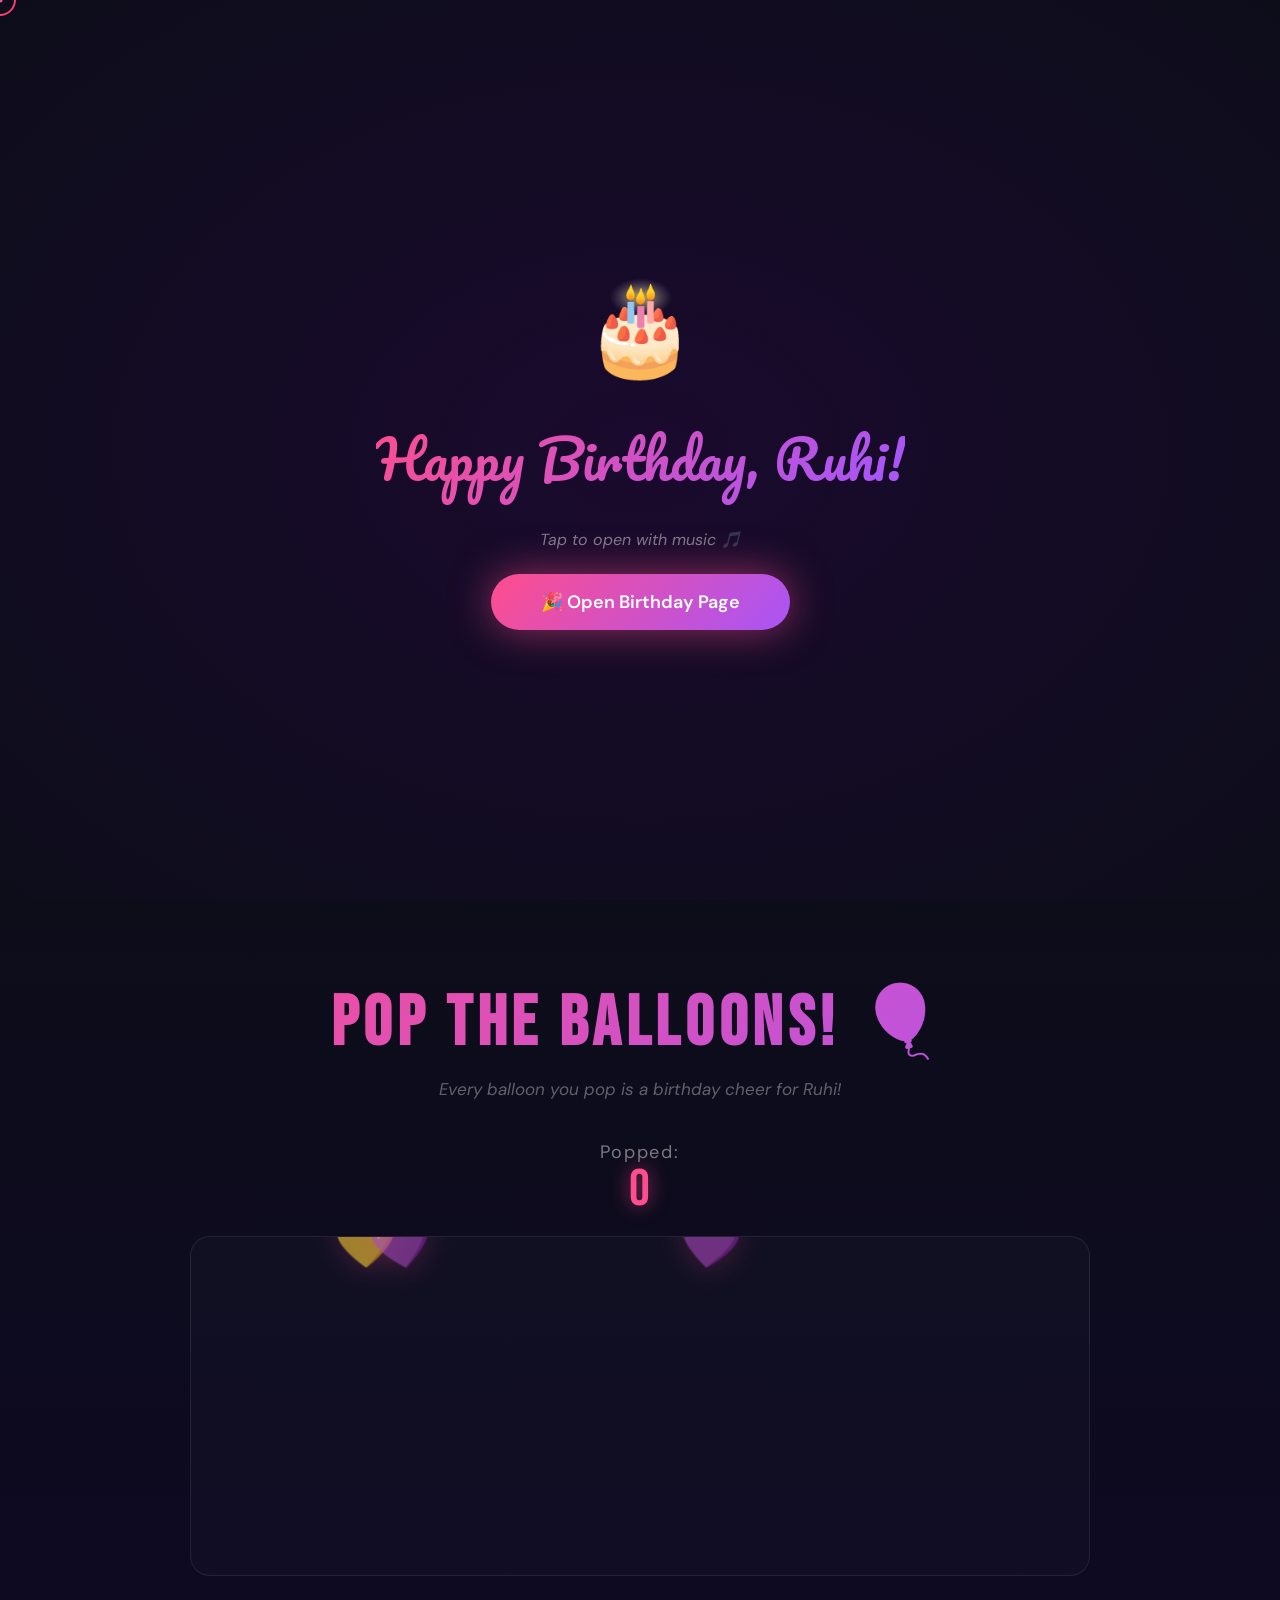
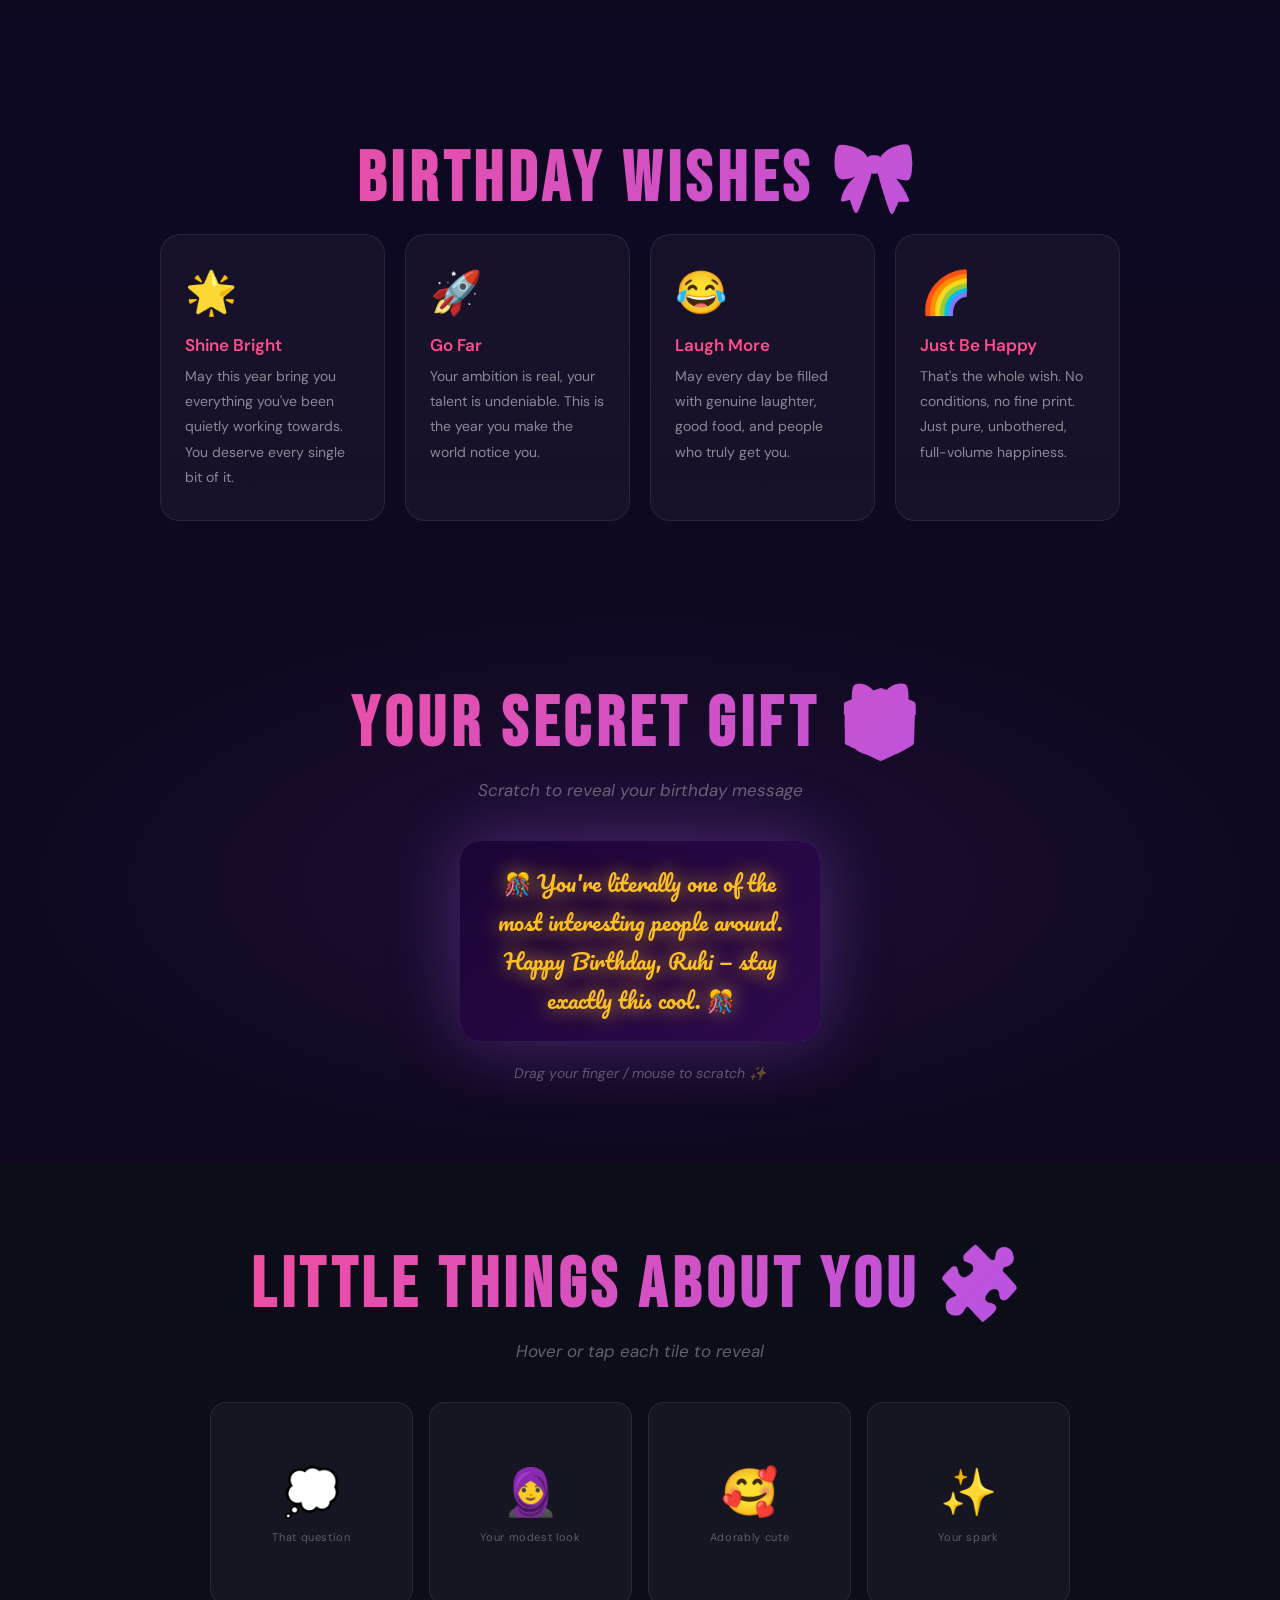
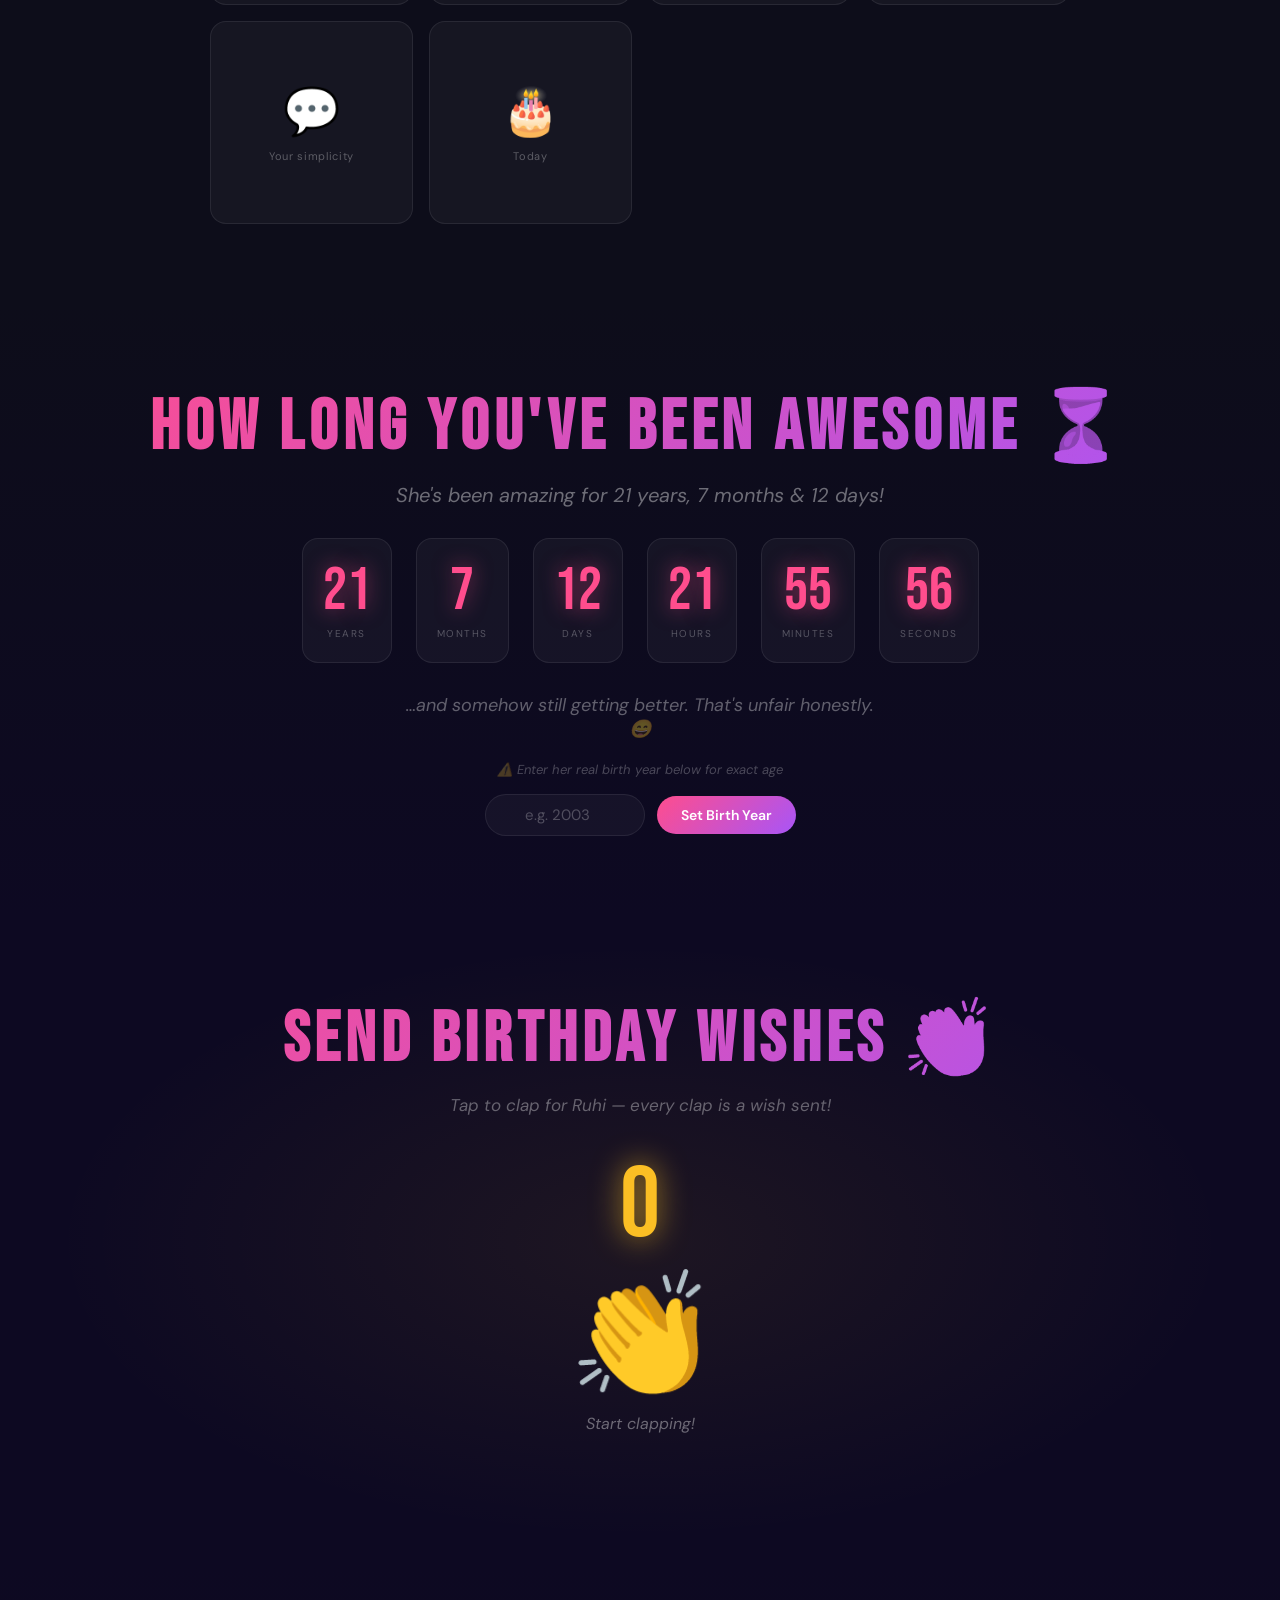
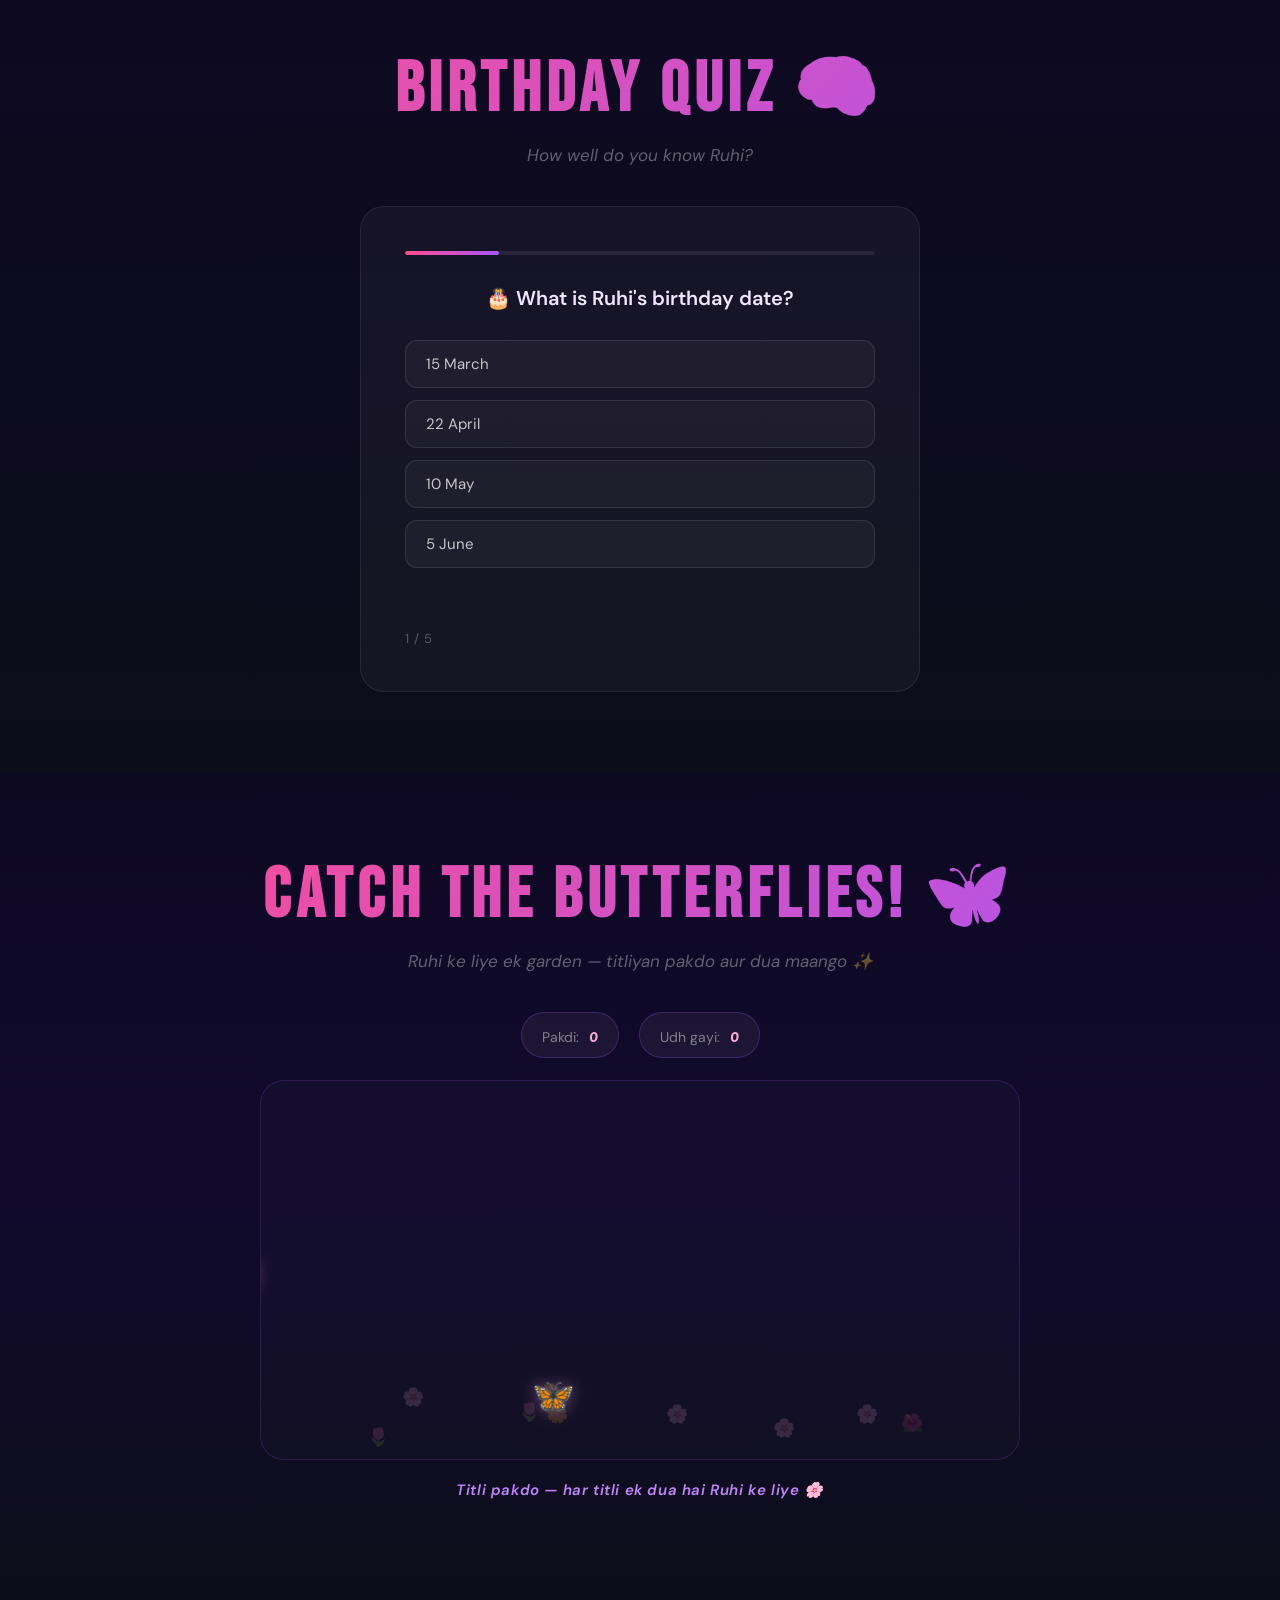
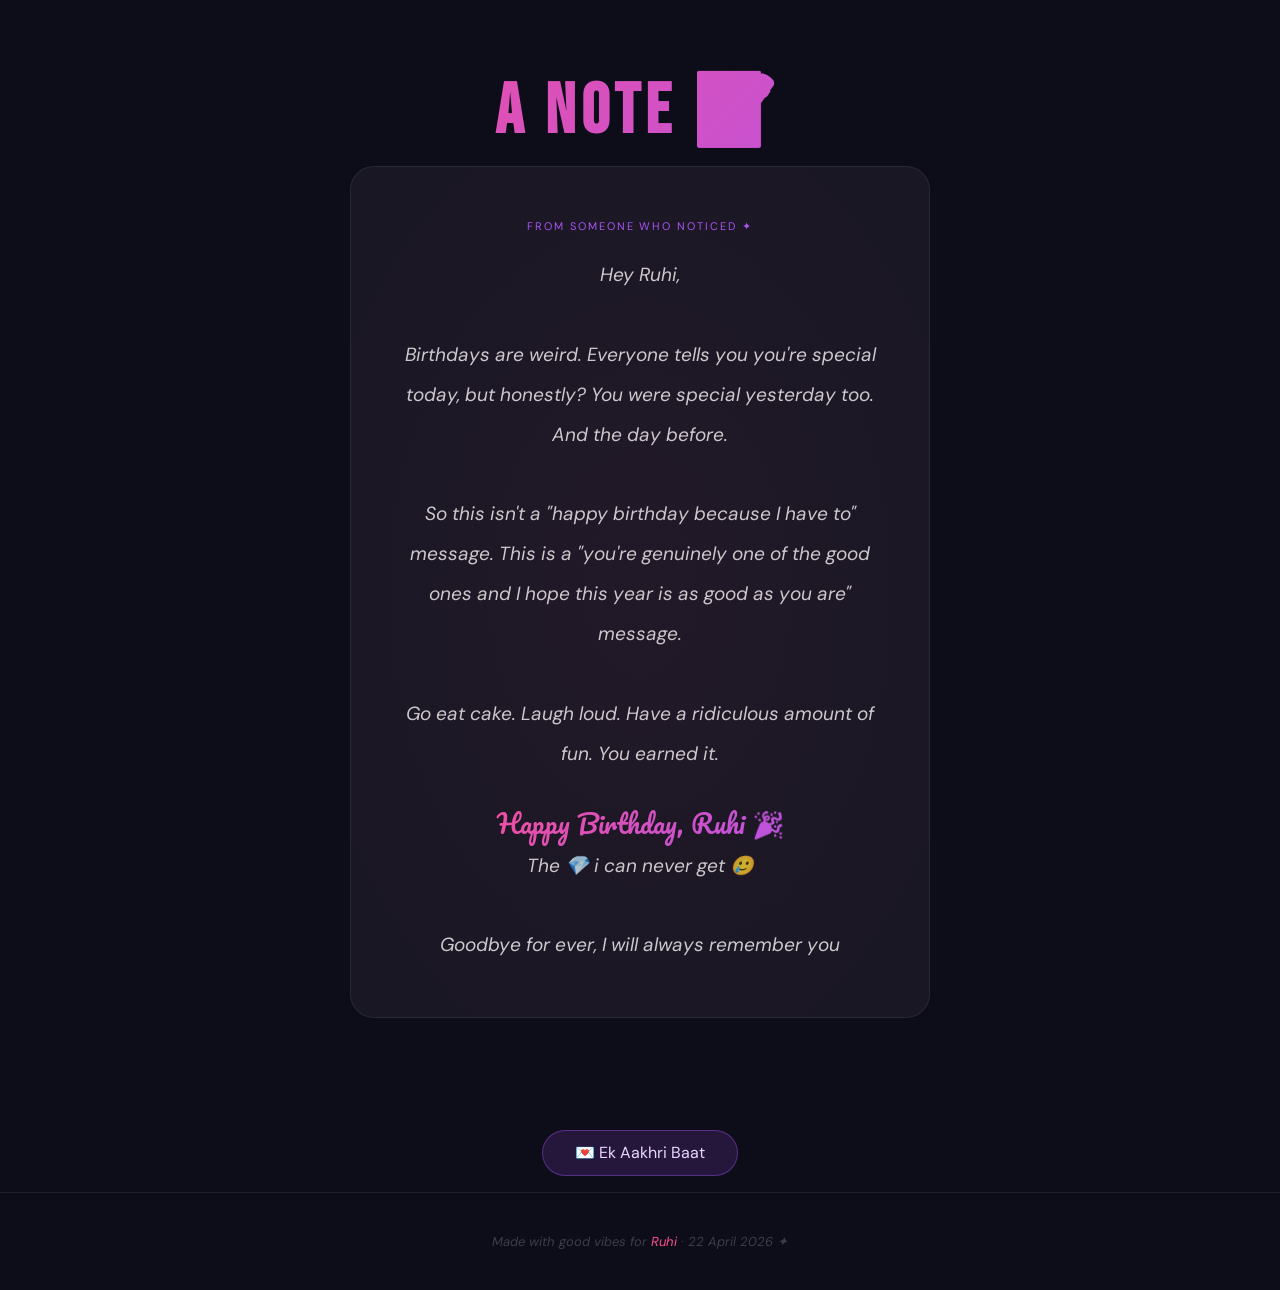
<file: index.html>
<!DOCTYPE html>
<html lang="en">
<head>
  <meta charset="UTF-8" />
  <meta name="viewport" content="width=device-width, initial-scale=1.0" />
  <title>Happy Birthday, Ruhi! 🎂</title>
  <link rel="preconnect" href="https://fonts.googleapis.com" />
  <link rel="preconnect" href="https://fonts.gstatic.com" crossorigin />
  <link href="https://fonts.googleapis.com/css2?family=Bebas+Neue&family=DM+Sans:ital,wght@0,300;0,400;0,600;1,300&family=Pacifico&display=swap" rel="stylesheet" />
  <link rel="stylesheet" href="style.css" />
</head>
<body>

  <!-- CUSTOM CURSOR -->
  <div id="cursor"></div>
  <div id="cursor-dot"></div>

  <!-- BACKGROUND CANVAS -->
  <canvas id="canvas"></canvas>

  <!-- ═══════ MUSIC GATE (splash screen) ═══════ -->
  <div id="music-gate">
    <div class="gate-emoji">🎂</div>
    <div class="gate-title">Happy Birthday, Ruhi!</div>
    <p class="gate-sub">Tap to open with music 🎵</p>
    <button class="gate-btn" id="gate-btn">🎉 Open Birthday Page</button>
  </div>

  <!-- MUSIC PLAYER (mp3) -->
  <audio id="bg-audio" loop preload="auto">
    <source src="music.m4a" type="audio/mpeg" />
  </audio>

  <!-- MUSIC BADGE (bottom right) -->
  <div id="music-badge">
    <div class="eq-bars">
      <div class="eq-bar"></div><div class="eq-bar"></div>
      <div class="eq-bar"></div><div class="eq-bar"></div>
      <div class="eq-bar"></div>
    </div>
    <span id="badge-text">Jannat Theme ♫</span>
  </div>

  <!-- ═══════ HERO ═══════ -->
  <section id="hero">
    <div class="hero-tag">✦ A Special Surprise ✦</div>
    <div class="hero-date">22 · APRIL · 2026</div>
    <h1 class="hero-name">Ruhi</h1>
    <p class="hero-sub" id="typewriter-el"></p>

    <!-- CAKE — tap it! -->
    <div class="cake-wrap" id="cake-wrap">
      <span class="cake-emoji" id="cake-emoji">🎂</span>
      <p class="cake-hint" id="cake-hint">tap the cake!</p>
    </div>

    <button class="scroll-cta" id="scroll-cta">
      <span>Scroll Down</span>
      <span class="scroll-arrow">↓</span>
    </button>
  </section>

  <!-- ═══════ BALLOON POP GAME ═══════ -->
  <section id="balloon-section">
    <h2 class="section-label fade-up">Pop the Balloons! 🎈</h2>
    <p class="section-sub fade-up">Every balloon you pop is a birthday cheer for Ruhi!</p>
    <div class="balloon-score-wrap fade-up">
      <span class="balloon-score-label">Popped:</span>
      <span class="balloon-score" id="balloon-score">0</span>
    </div>
    <div id="balloon-arena" class="fade-up"></div>
  </section>

  <!-- ═══════ WISHES ═══════ -->
  <section id="wishes">
    <h2 class="section-label fade-up">Birthday Wishes 🎀</h2>
    <div class="wishes-grid">
      <div class="wish-card fade-up" data-delay="0">
        <span class="wish-icon">🌟</span>
        <div class="wish-title">Shine Bright</div>
        <p class="wish-text">May this year bring you everything you've been quietly working towards. You deserve every single bit of it.</p>
      </div>
      <div class="wish-card fade-up" data-delay="80">
        <span class="wish-icon">🚀</span>
        <div class="wish-title">Go Far</div>
        <p class="wish-text">Your ambition is real, your talent is undeniable. This is the year you make the world notice you.</p>
      </div>
      <div class="wish-card fade-up" data-delay="160">
        <span class="wish-icon">😂</span>
        <div class="wish-title">Laugh More</div>
        <p class="wish-text">May every day be filled with genuine laughter, good food, and people who truly get you.</p>
      </div>
      <div class="wish-card fade-up" data-delay="240">
        <span class="wish-icon">🌈</span>
        <div class="wish-title">Just Be Happy</div>
        <p class="wish-text">That's the whole wish. No conditions, no fine print. Just pure, unbothered, full-volume happiness.</p>
      </div>
    </div>
  </section>

  <!-- ═══════ SCRATCH CARD ═══════ -->
  <section id="scratch-section">
    <h2 class="section-label fade-up">Your Secret Gift 🎁</h2>
    <p class="section-sub fade-up">Scratch to reveal your birthday message</p>
    <div class="scratch-wrap fade-up">
      <div class="scratch-msg" id="scratch-msg">
        🎊 You're literally one of the most interesting people around. Happy Birthday, Ruhi — stay exactly this cool. 🎊
      </div>
      <canvas id="scratchCanvas" width="360" height="200"></canvas>
    </div>
    <p class="scratch-hint fade-up" id="scratch-hint">Drag your finger / mouse to scratch ✨</p>
  </section>

  <!-- ═══════ MEMORY BOARD ═══════ -->
<section id="memories">
  <h2 class="section-label fade-up">Little Things About You 🧩</h2>
  <p class="section-sub fade-up">Hover or tap each tile to reveal</p>
  <div class="memory-grid">

    <!-- New Tile 1 -->
    <div class="memory-tile fade-up" data-delay="0">
      <span class="tile-front">💭</span>
      <span class="tile-label">That question</span>
      <div class="tile-reveal">
        One time you asked me, “Why do you like me? What is there in me?”<br><br>
        I still remember that moment.
      </div>
    </div>

    <!-- New Tile 2 -->
    <div class="memory-tile fade-up" data-delay="60">
      <span class="tile-front">🧕</span>
      <span class="tile-label">Your modest look</span>
      <div class="tile-reveal">
        Your niqab, your simple & modest style… you looked so pure and graceful.
      </div>
    </div>

    <!-- New Tile 3 -->
    <div class="memory-tile fade-up" data-delay="120">
      <span class="tile-front">🥰</span>
      <span class="tile-label">Adorably cute</span>
      <div class="tile-reveal">
        You were adorably cute in the most innocent way. I couldn’t stop thinking — 
        “She is the one… or no one.”
      </div>
    </div>

    <!-- Original tiles shifted down with slight changes for better flow -->
    <div class="memory-tile fade-up" data-delay="180">
      <span class="tile-front">✨</span>
      <span class="tile-label">Your spark</span>
      <div class="tile-reveal">
        You make ordinary moments feel somehow worth remembering.
      </div>
    </div>

       <div class="memory-tile fade-up" data-delay="240">
      <span class="tile-front">💬</span>
      <span class="tile-label">Your simplicity</span>
      <div class="tile-reveal">
        The simplicity you carry… yaar, that’s what made me like you.<br><br>
        You look so cute just being that simple.
      </div>
    </div>

    <div class="memory-tile fade-up" data-delay="300">
      <span class="tile-front">🎂</span>
      <span class="tile-label">Today</span>
      <div class="tile-reveal">
        Wishing you a day as beautiful and special as you are.
      </div>
    </div>

  </div>
</section>

  <!-- ═══════ AGE CALCULATOR (FIXED) ═══════ -->
  <section id="age-section">
    <h2 class="section-label fade-up">How Long You've Been Awesome ⏳</h2>
    <p class="section-sub fade-up" id="age-headline">Calculating...</p>
    <div class="age-grid fade-up">
      <div class="age-box"><div class="age-num" id="a-years">—</div><div class="age-lbl">Years</div></div>
      <div class="age-box"><div class="age-num" id="a-months">—</div><div class="age-lbl">Months</div></div>
      <div class="age-box"><div class="age-num" id="a-days">—</div><div class="age-lbl">Days</div></div>
      <div class="age-box"><div class="age-num" id="a-hours">—</div><div class="age-lbl">Hours</div></div>
      <div class="age-box"><div class="age-num" id="a-mins">—</div><div class="age-lbl">Minutes</div></div>
      <div class="age-box"><div class="age-num" id="a-secs">—</div><div class="age-lbl">Seconds</div></div>
    </div>
    <p class="age-caption fade-up">…and somehow still getting better. That's unfair honestly. 😄</p>
    <p class="age-note fade-up">⚠️ Enter her real birth year below for exact age</p>
    <div class="age-input-wrap fade-up">
      <input type="number" id="birth-year" placeholder="e.g. 2003" min="1990" max="2015" />
      <button id="set-year-btn">Set Birth Year</button>
    </div>
  </section>

  <!-- ═══════ CLAP ═══════ -->
  <section id="clap-section">
    <h2 class="section-label fade-up">Send Birthday Wishes 👏</h2>
    <p class="section-sub fade-up">Tap to clap for Ruhi — every clap is a wish sent!</p>
    <div class="clap-count fade-up" id="clap-count">0</div>
    <div class="fade-up">
      <button class="clap-btn" id="clap-btn">👏</button>
    </div>
    <p class="clap-label fade-up" id="clap-label">Start clapping!</p>
    <div class="clap-milestones fade-up" id="clap-milestones"></div>
  </section>

  <!-- ═══════ QUIZ ═══════ -->
  <section id="quiz-section">
    <h2 class="section-label fade-up">Birthday Quiz 🧠</h2>
    <p class="section-sub fade-up">How well do you know Ruhi?</p>
    <div class="quiz-card fade-up" id="quiz-card">
      <div class="quiz-progress-bar"><div id="quiz-progress"></div></div>
      <p class="quiz-q" id="quiz-q">Loading question...</p>
      <div class="quiz-options" id="quiz-options"></div>
      <div class="quiz-feedback" id="quiz-feedback"></div>
      <div class="quiz-nav">
        <span class="quiz-count" id="quiz-count">1 / 5</span>
        <button class="quiz-next" id="quiz-next" style="display:none">Next →</button>
      </div>
    </div>
    <div class="quiz-result" id="quiz-result" style="display:none">
      <div class="quiz-result-emoji" id="qr-emoji">🎉</div>
      <div class="quiz-result-score" id="qr-score"></div>
      <div class="quiz-result-msg" id="qr-msg"></div>
      <button class="quiz-retry" id="quiz-retry">Try Again 🔄</button>
    </div>
  </section>
<!-- ═══════ BUTTERFLY GARDEN ═══════ -->
<section id="butterfly-section">
  <h2 class="section-label fade-up">Catch the Butterflies! 🦋</h2>
  <p class="section-sub fade-up">Ruhi ke liye ek garden — titliyan pakdo aur dua maango ✨</p>
  <div class="bf-stats-wrap fade-up">
    <div class="bf-stat-pill">Pakdi: <span id="bf-count">0</span></div>
    <div class="bf-stat-pill">Udh gayi: <span id="bf-escaped">0</span></div>
  </div>
  <div id="bf-arena" class="fade-up"></div>
  <p class="bf-milestone fade-up" id="bf-milestone">Titli pakdo — har titli ek dua hai Ruhi ke liye 🌸</p>
</section>
  <!-- ═══════ MESSAGE ═══════ -->
  <section id="message-section">
    <h2 class="section-label fade-up">A Note 📝</h2>
    <div class="msg-card fade-up">
      <div class="msg-from">From someone who noticed ✦</div>
      <p class="msg-text">
        Hey Ruhi,<br><br>
        Birthdays are weird. Everyone tells you you're special today,
        but honestly? You were special yesterday too. And the day before.<br><br>
        So this isn't a "happy birthday because I have to" message.
        This is a "you're genuinely one of the good ones and I hope
        this year is as good as you are" message.<br><br>
        Go eat cake. Laugh loud. Have a ridiculous amount of fun.
        You earned it.
      </p>
    <div class="msg-sig">Happy Birthday, Ruhi 🎉</div>
   <span class="msg-text">The 💎 i can never get 🥲 <br><br>Goodbye for ever, I will always remember you </span> 
    </div>
      </div>
  </section>
  <div style="text-align:center; padding: 2rem 0 1rem;">
  <button onclick="document.getElementById('goodbye-overlay').style.display='flex'" 
    style="background:rgba(168,85,247,0.15); border:1px solid rgba(168,85,247,0.4); color:#e9d5ff; padding:0.7rem 2rem; border-radius:999px; font-size:1rem; cursor:pointer; font-family:'DM Sans',sans-serif;">
    💌 Ek Aakhri Baat
  </button>
</div>
  <!-- ═══════ GOODBYE POPUP ═══════ -->
<div id="goodbye-overlay" style="display:none; position:fixed; inset:0; background:rgba(0,0,0,0.75); z-index:9999; align-items:flex-start; justify-content:center;">
  <div class="gb-modal">
    <button class="gb-x" id="gb-x-btn" title="Close">✕</button>
    <div class="gb-petals">🌸 🕊️ 🌸</div>
    <div class="gb-title">Ek Aakhri Salaam, Ruhi...</div>
    <div class="gb-divider"></div>
    <p class="gb-text">
      Yeh page sirf aapko birthday wish karne ke liye banaya tha —<br>
      <b>lekin dil ne kuch zyada hi laga diya isme.</b><br><br>
      Hamaray rastay shayad alag hi the,<br>
      aur yeh main jaanta tha.<br>
      Phir bhi — <b>ek pagal tha jo ruk na saka.</b><br><br>
      Jaante hue bhi ke kuch nahi hoga,<br>
      dil ne aap par hi ruk jaana pasand kiya.
    </p>
    <div class="gb-urdu">
      رستے الگ تھے، منزل الگ تھی —<br>
      پر دل نے آپ پہ ہی رکنا پسند کیا۔
    </div>
    <p class="gb-text">
      Yeh mera aakhri message hai.<br>
      Shayad ab main kabhi dikhun — <em>ya shayad nahi.</em><br><br>
      Koi regret nahi. <b>Aapki jo marzi ho, woh aapka haq hai.</b><br>
      Aap jisko chahein, woh aapki apni choice hai — koi shikwa nahi.<br>
      Bas yeh jaanta hoon <br>
      kahin koi aapki khushi maangta rahega chupke se. 🤍
    </p>
    <div class="gb-mafi">
      🙏 <b>Ek Chhoti Si Mafi —</b><br>
      Agar yeh page bhejna — yeh sab karna — galat tha,<br>
      ya aapne kabhi aisa mehsoos kiya ke maine aapki
      <em>feelings</em> ya aapki <em>privacy</em> ka khayal nahi rakha —<br>
      toh main dil se maafi maangta hoon, Ruhi.<br>
      Koi bura irada nahi tha. Sirf ek dua thi —<br>
      <b>aap hamesha khush rahein.</b>
    </div>
    <div style="text-align:center">
      <button class="gb-close-btn" id="gb-close-btn">Alvida, Ruhi 🕊️</button>
    </div>
    <div class="gb-star-row">✦ ✦ ✦</div>
  </div>
</div>

  <!-- FOOTER -->
  <footer>
    Made with good vibes for <span class="footer-pink">Ruhi</span> · 22 April 2026 ✦
  </footer>

  <script src="app.js"></script>
</body>
</html>
</file>
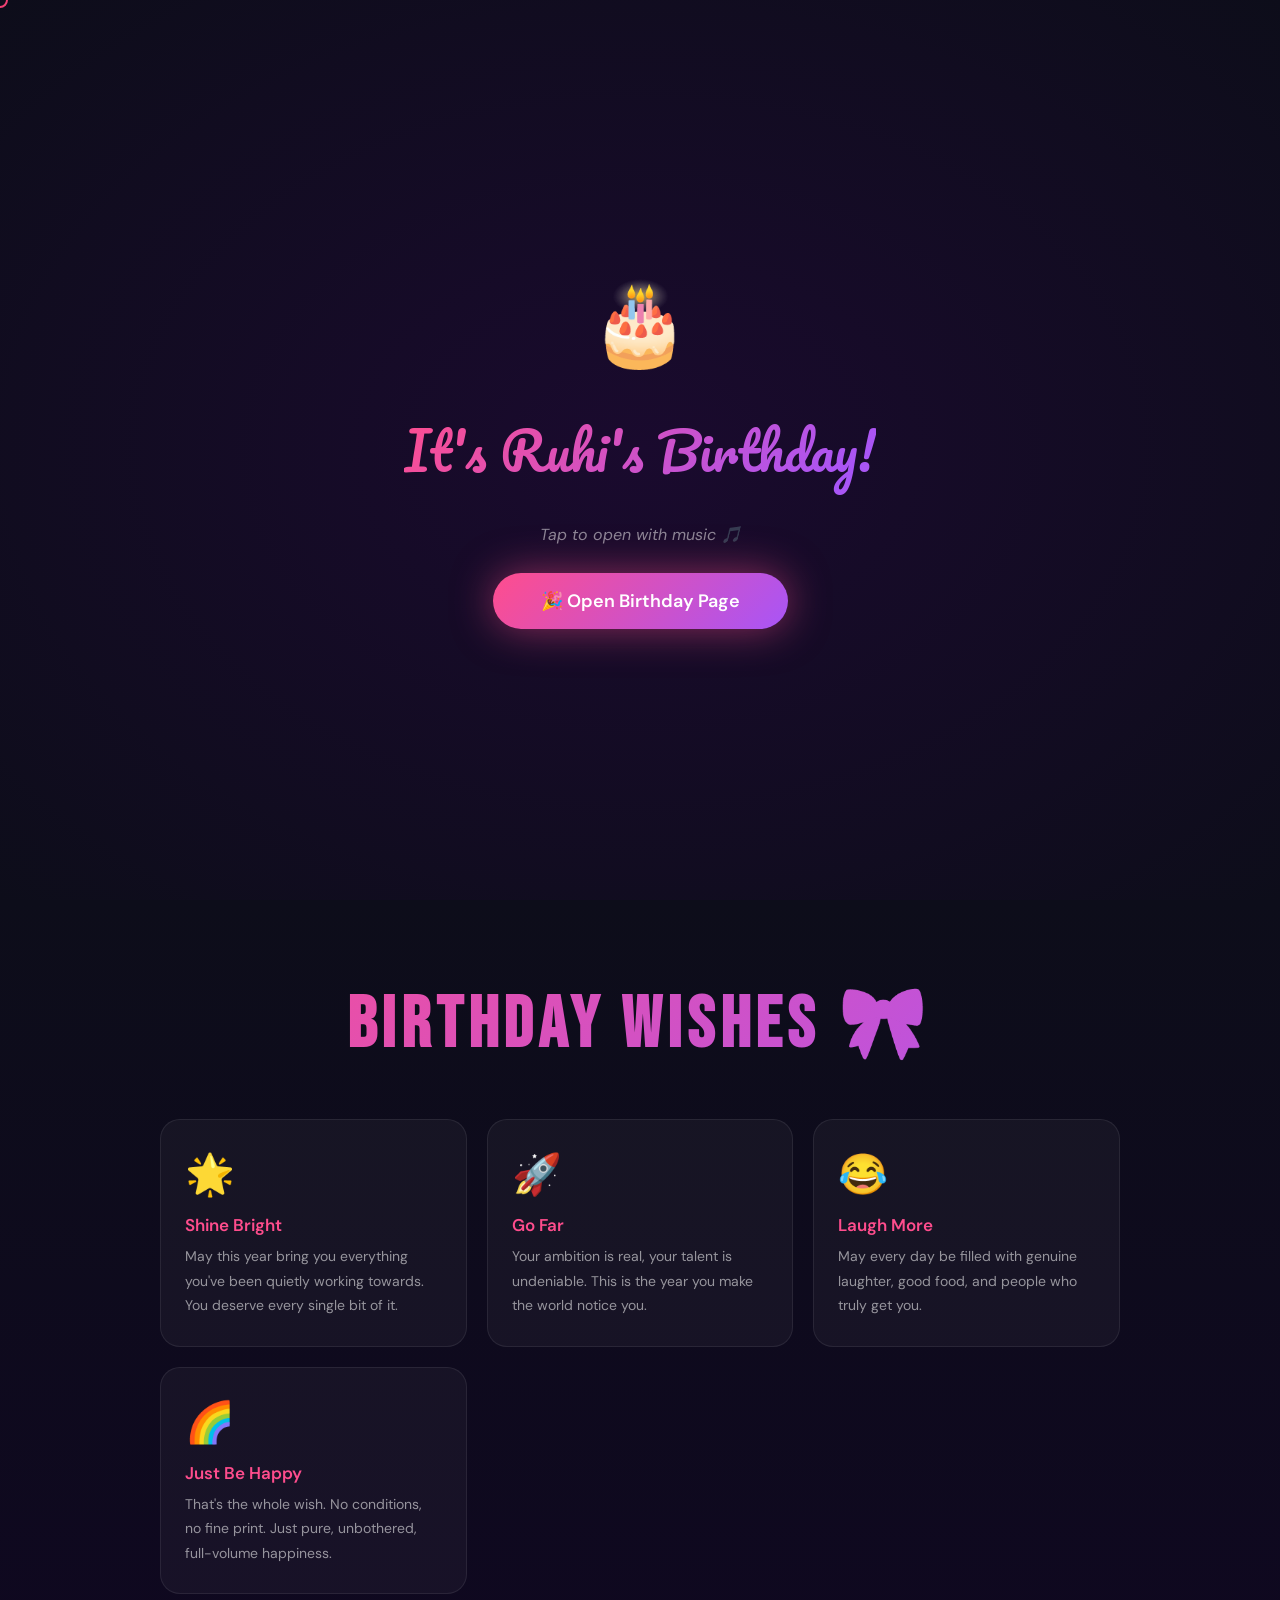
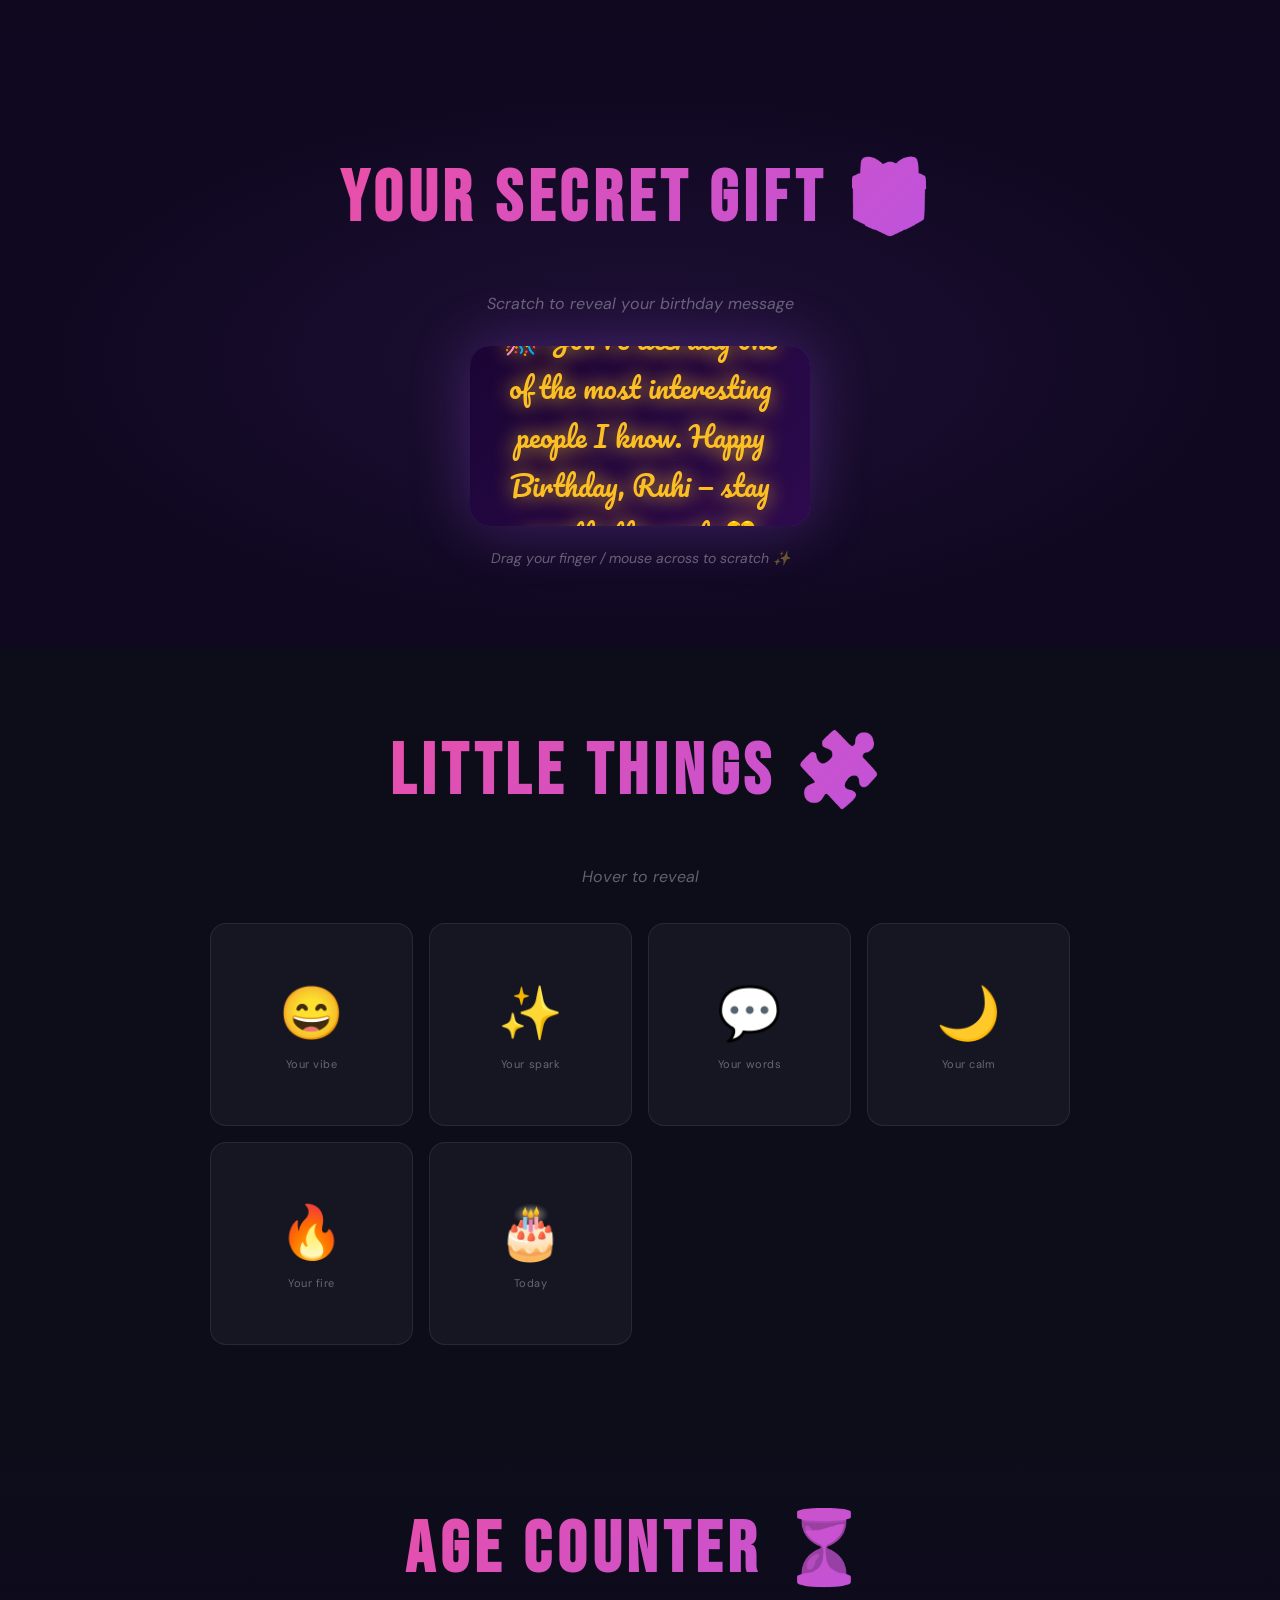
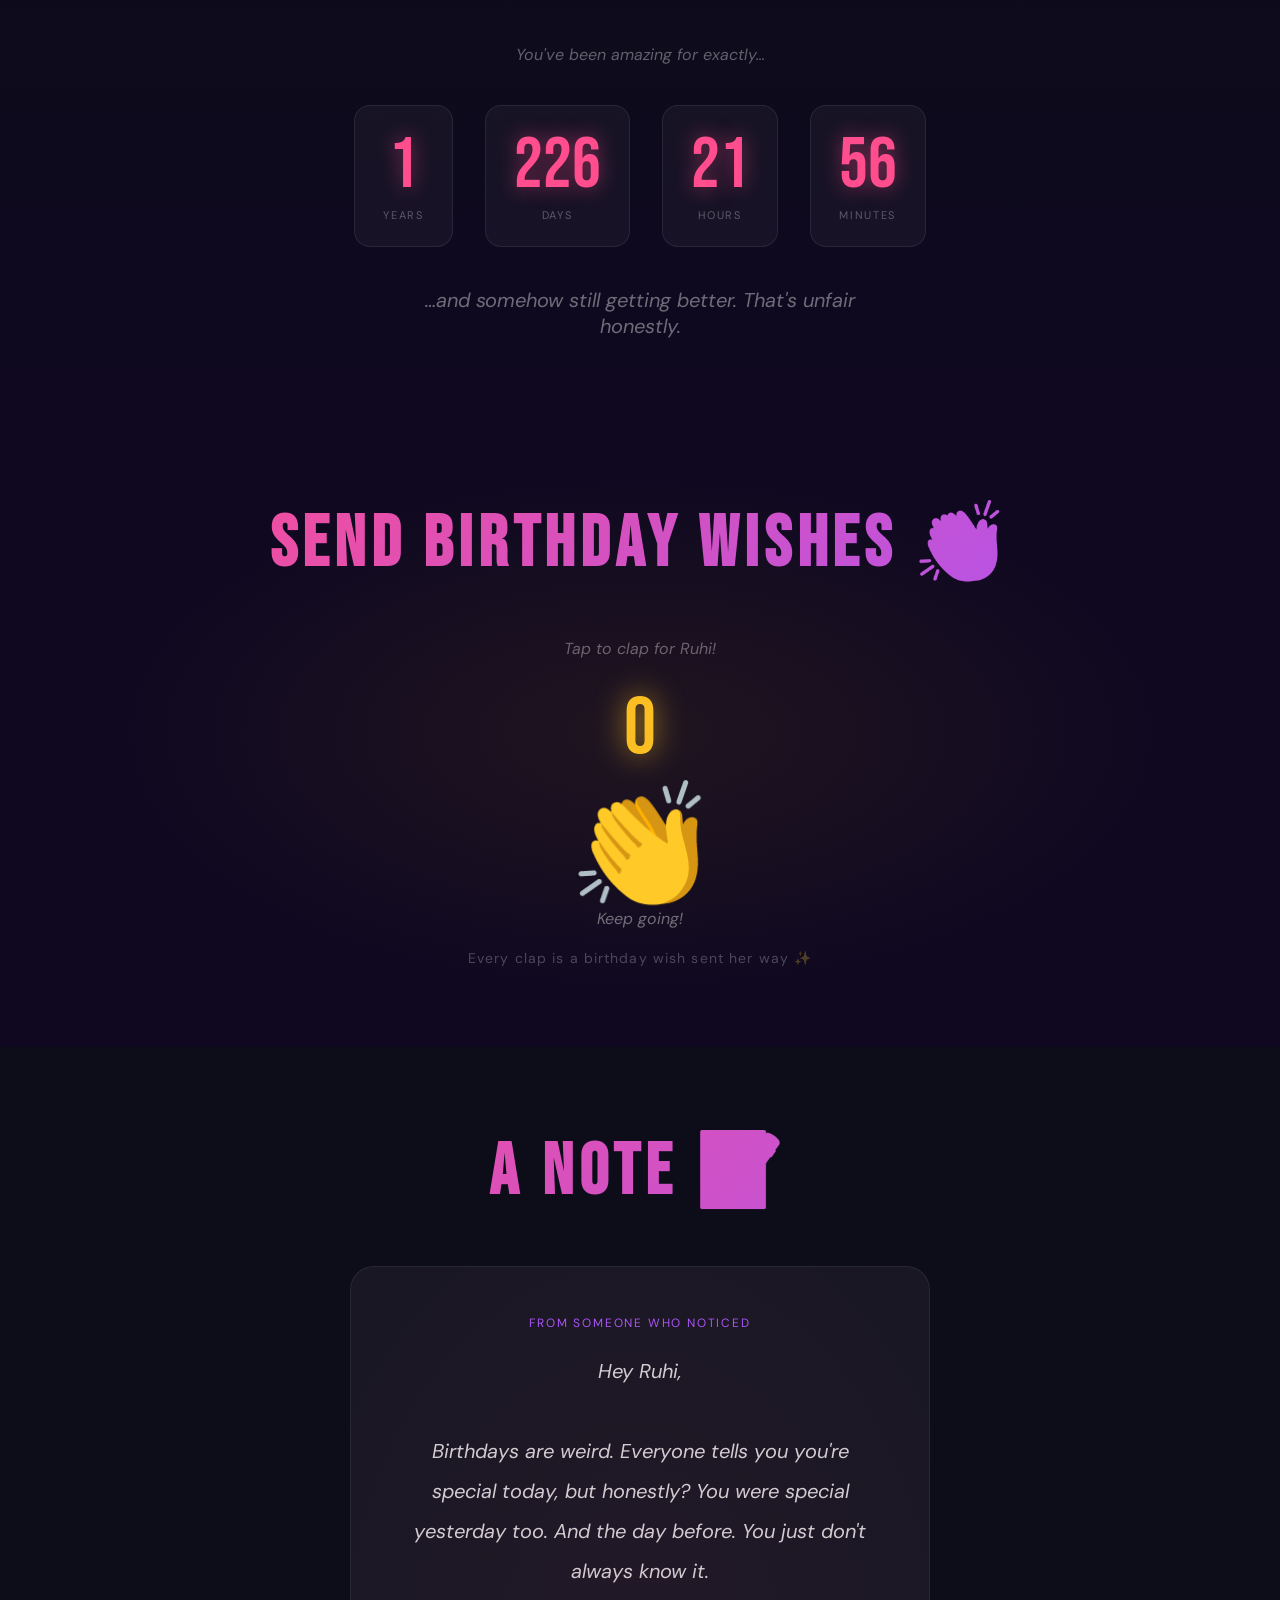
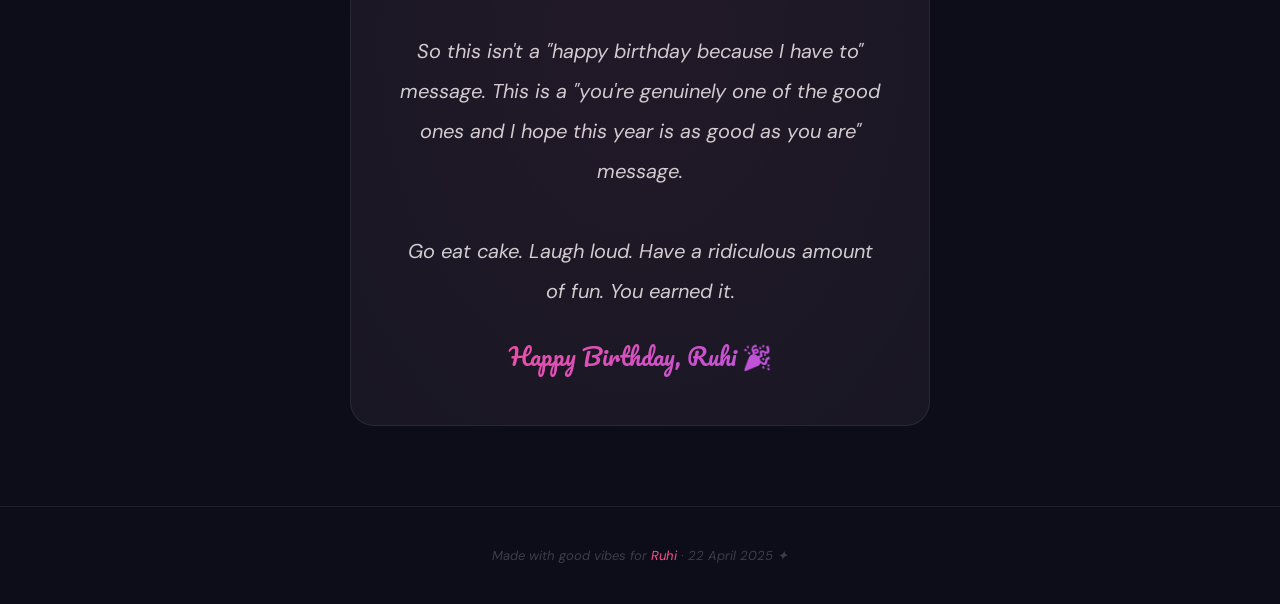
<file: ruhi-birthday-proposal.html>
<!DOCTYPE html>
<html lang="en">
<head>
<meta charset="UTF-8">
<meta name="viewport" content="width=device-width, initial-scale=1.0">
<title>Happy Birthday, Ruhi! 🎂</title>
<link href="https://fonts.googleapis.com/css2?family=Bebas+Neue&family=DM+Sans:ital,wght@0,300;0,400;0,600;1,300&family=Pacifico&display=swap" rel="stylesheet">
<style>
:root {
  --bg: #0d0d1a;
  --card: rgba(255,255,255,0.04);
  --border: rgba(255,255,255,0.08);
  --pink: #ff4d8d;
  --violet: #a855f7;
  --gold: #fbbf24;
  --cyan: #22d3ee;
  --green: #4ade80;
  --white: #f0e6ff;
}
* { margin:0; padding:0; box-sizing:border-box; }
html { scroll-behavior: smooth; }
body {
  background: var(--bg);
  color: var(--white);
  font-family: 'DM Sans', sans-serif;
  overflow-x: hidden;
  cursor: none;
}

/* ── CURSOR ── */
#cursor {
  position: fixed; width:16px; height:16px;
  border: 2px solid var(--pink);
  border-radius: 50%;
  pointer-events: none; z-index:99999;
  transform: translate(-50%,-50%);
  transition: transform .12s, background .2s;
  mix-blend-mode: difference;
}
#cursor.click { transform: translate(-50%,-50%) scale(2.5); background: rgba(255,77,141,0.3); }

.spark {
  position: fixed; pointer-events:none; z-index:99998;
  font-size: 11px;
  animation: sparkFly .9s ease forwards;
}
@keyframes sparkFly {
  0%   { opacity:1; transform:translate(-50%,-50%) scale(1); }
  100% { opacity:0; transform:translate(calc(-50% + var(--dx)), calc(-50% + var(--dy))) scale(0); }
}

/* ── MUSIC OVERLAY (click-to-start) ── */
#music-gate {
  position: fixed; inset:0; z-index:10000;
  background: radial-gradient(ellipse at center, #1a0a2e 0%, #0d0d1a 100%);
  display:flex; flex-direction:column; align-items:center; justify-content:center;
  gap:28px; text-align:center; padding:24px;
  transition: opacity .8s, visibility .8s;
}
#music-gate.gone { opacity:0; visibility:hidden; pointer-events:none; }

.gate-emoji { font-size:80px; animation: gateFloat 2s ease-in-out infinite alternate; }
@keyframes gateFloat { from{transform:translateY(0)} to{transform:translateY(-14px)} }

.gate-title {
  font-family: 'Pacifico', cursive;
  font-size: clamp(28px,7vw,52px);
  background: linear-gradient(135deg,#ff4d8d,#a855f7,#fbbf24);
  background-size:200%;
  -webkit-background-clip:text; -webkit-text-fill-color:transparent; background-clip:text;
  animation: shimmer 3s linear infinite;
}
@keyframes shimmer { 0%{background-position:0%} 100%{background-position:200%} }

.gate-sub { font-size:16px; color:rgba(255,255,255,0.5); font-style:italic; }

.gate-btn {
  padding:16px 48px;
  background: linear-gradient(135deg, #ff4d8d, #a855f7);
  border:none; border-radius:60px;
  font-family:'DM Sans',sans-serif; font-size:18px; font-weight:600;
  color:#fff; cursor:pointer;
  box-shadow: 0 0 40px rgba(255,77,141,0.5);
  animation: gatePulse 2s ease-in-out infinite;
  transition: transform .2s;
}
.gate-btn:hover { transform: scale(1.06); }
@keyframes gatePulse {
  0%,100%{box-shadow:0 0 40px rgba(255,77,141,0.5)}
  50%{box-shadow:0 0 70px rgba(255,77,141,0.9),0 0 140px rgba(168,85,247,0.3)}
}

/* ── MUSIC BADGE ── */
#music-badge {
  position:fixed; bottom:24px; right:24px; z-index:9000;
  background:rgba(255,255,255,0.05);
  backdrop-filter:blur(12px);
  border:1px solid var(--border);
  border-radius:40px;
  padding:10px 18px;
  display:flex; align-items:center; gap:10px;
  font-size:13px; color:rgba(255,255,255,0.6);
  cursor:pointer;
  transition:all .3s;
  opacity:0;
}
#music-badge.visible { opacity:1; }
#music-badge:hover { border-color:var(--pink); color:var(--pink); }
.eq-bars { display:flex; align-items:flex-end; gap:2px; height:16px; }
.eq-bar {
  width:3px; background:var(--pink); border-radius:2px;
  animation: eqDance .6s ease-in-out infinite alternate;
}
.eq-bar:nth-child(1){height:6px;animation-delay:0s}
.eq-bar:nth-child(2){height:14px;animation-delay:.15s}
.eq-bar:nth-child(3){height:10px;animation-delay:.3s}
.eq-bar:nth-child(4){height:16px;animation-delay:.1s}
.eq-bar:nth-child(5){height:8px;animation-delay:.25s}
@keyframes eqDance {
  from{transform:scaleY(0.3)} to{transform:scaleY(1)}
}
#music-badge.paused .eq-bar { animation-play-state:paused; }

/* ── CANVAS ── */
#canvas {
  position:fixed; inset:0; pointer-events:none; z-index:1;
}

/* ── HERO ── */
#hero {
  position:relative; min-height:100vh;
  display:flex; flex-direction:column; align-items:center; justify-content:center;
  text-align:center; padding:40px 20px;
  z-index:2;
  background:
    radial-gradient(ellipse at 30% 20%, rgba(168,85,247,0.15) 0%, transparent 50%),
    radial-gradient(ellipse at 70% 80%, rgba(255,77,141,0.12) 0%, transparent 50%);
}

.hero-tag {
  display:inline-block;
  border:1px solid var(--border);
  border-radius:30px; padding:6px 20px;
  font-size:12px; letter-spacing:.15em; text-transform:uppercase;
  color:rgba(255,255,255,0.4); margin-bottom:28px;
  background:var(--card); backdrop-filter:blur(8px);
}

.hero-date {
  font-family:'Bebas Neue',sans-serif;
  font-size:clamp(13px,2.5vw,16px);
  letter-spacing:.5em;
  color:var(--gold);
  margin-bottom:16px;
  text-shadow:0 0 20px rgba(251,191,36,0.6);
}

.hero-name {
  font-family:'Pacifico',cursive;
  font-size:clamp(52px,14vw,120px);
  line-height:1;
  background:linear-gradient(135deg,#ff4d8d 0%,#a855f7 50%,#fbbf24 100%);
  background-size:300%;
  -webkit-background-clip:text; -webkit-text-fill-color:transparent; background-clip:text;
  animation: shimmer 4s linear infinite;
  filter:drop-shadow(0 0 40px rgba(255,77,141,0.4));
  margin-bottom:12px;
}

.hero-sub {
  font-size:clamp(17px,3.5vw,24px);
  font-weight:300; font-style:italic;
  color:rgba(255,255,255,0.55);
  margin-bottom:48px;
  letter-spacing:.03em;
}

/* CAKE INTERACTION */
.cake-wrap {
  position:relative; display:inline-block; margin-bottom:40px;
  cursor:pointer;
}
.cake-emoji {
  font-size:clamp(80px,16vw,130px);
  display:block;
  animation: cakeWobble 3s ease-in-out infinite;
  transition: transform .2s;
  user-select:none;
  -webkit-user-select:none;
}
@keyframes cakeWobble {
  0%,100%{transform:rotate(-2deg) scale(1)}
  50%{transform:rotate(2deg) scale(1.04)}
}
.cake-wrap:active .cake-emoji { transform: scale(0.88) rotate(0deg); }
.cake-hint {
  font-size:13px; color:rgba(255,255,255,0.3); letter-spacing:.08em;
  margin-top:8px; animation:hintBlink 2s ease-in-out infinite;
}
@keyframes hintBlink { 0%,100%{opacity:.3} 50%{opacity:.7} }

.candle-popup {
  position:absolute; top:-20px; left:50%;
  transform:translateX(-50%);
  font-size:28px; pointer-events:none;
  animation:candlePop .5s cubic-bezier(.17,.67,.5,1.5) forwards, candleFade 1s .8s ease forwards;
}
@keyframes candlePop { from{transform:translateX(-50%) scale(0) translateY(0)} to{transform:translateX(-50%) scale(1) translateY(-20px)} }
@keyframes candleFade { to{opacity:0;transform:translateX(-50%) scale(0.5) translateY(-40px)} }

/* SCROLL CTA */
.scroll-cta {
  display:flex; flex-direction:column; align-items:center; gap:8px;
  color:rgba(255,255,255,0.25); font-size:12px; letter-spacing:.12em; text-transform:uppercase;
  animation:scrollBob 2s ease-in-out infinite;
  cursor:pointer; border:none; background:none; color:rgba(255,255,255,0.25);
}
.scroll-cta:hover { color:var(--pink); }
@keyframes scrollBob { 0%,100%{transform:translateY(0)} 50%{transform:translateY(6px)} }
.scroll-arrow { font-size:20px; }

/* ── SECTIONS ── */
section { position:relative; z-index:2; }

.section-label {
  text-align:center;
  font-family:'Bebas Neue',sans-serif;
  font-size:clamp(36px,8vw,72px);
  letter-spacing:.08em;
  margin-bottom:50px;
  background:linear-gradient(135deg,var(--pink),var(--violet));
  -webkit-background-clip:text; -webkit-text-fill-color:transparent; background-clip:text;
}

/* ── WISHES SECTION ── */
#wishes {
  padding:80px 20px;
  background:linear-gradient(180deg,var(--bg),#0f0820);
}

.wishes-grid {
  display:grid;
  grid-template-columns:repeat(auto-fit,minmax(240px,1fr));
  gap:20px; max-width:960px; margin:0 auto;
}

.wish-card {
  background:var(--card); border:1px solid var(--border);
  border-radius:20px; padding:28px 24px;
  transition:all .35s cubic-bezier(.23,1,.32,1);
  position:relative; overflow:hidden;
  cursor:pointer;
}
.wish-card::before {
  content:''; position:absolute; inset:0;
  background:linear-gradient(135deg,rgba(255,77,141,0.06),rgba(168,85,247,0.06));
  opacity:0; transition:opacity .3s;
}
.wish-card:hover { transform:translateY(-8px); border-color:rgba(255,77,141,0.3); }
.wish-card:hover::before { opacity:1; }
.wish-card:active { transform:scale(0.97); }

.wish-icon { font-size:40px; margin-bottom:14px; display:block; }
.wish-title { font-size:17px; font-weight:600; color:var(--pink); margin-bottom:8px; }
.wish-text { font-size:14px; color:rgba(255,255,255,0.55); line-height:1.75; }

/* ── INTERACTIVE SCRATCH ── */
#scratch-section {
  padding:80px 20px;
  background:radial-gradient(ellipse at center,rgba(168,85,247,0.1) 0%,transparent 70%),#0f0820;
  text-align:center;
}

.scratch-wrap {
  position:relative; display:inline-block; margin:0 auto;
  border-radius:20px; overflow:hidden;
  cursor:crosshair;
  box-shadow:0 0 60px rgba(168,85,247,0.3);
}

#scratchCanvas {
  display:block;
  border-radius:20px;
}

.scratch-msg {
  position:absolute; inset:0;
  display:flex; align-items:center; justify-content:center;
  font-family:'Pacifico',cursive;
  font-size:clamp(18px,4vw,28px);
  color:#fbbf24;
  text-shadow:0 0 20px rgba(251,191,36,0.8);
  padding:20px;
  text-align:center;
  pointer-events:none;
  background:linear-gradient(135deg,#1a0535,#2d0a4e);
}

.scratch-hint {
  margin-top:18px;
  font-size:14px; color:rgba(255,255,255,0.35); font-style:italic;
  animation:hintBlink 2s ease-in-out infinite;
}

/* ── MEMORY BOARD ── */
#memories { padding:80px 20px; background:#0d0d1a; }

.memory-grid {
  display:grid;
  grid-template-columns:repeat(auto-fit,minmax(180px,1fr));
  gap:16px; max-width:860px; margin:0 auto;
}

.memory-tile {
  aspect-ratio:1;
  border-radius:16px;
  border:1px solid var(--border);
  background:var(--card);
  display:flex; flex-direction:column; align-items:center; justify-content:center;
  font-size:52px;
  position:relative; overflow:hidden;
  cursor:pointer;
  transition:all .3s;
}
.memory-tile:hover { transform:scale(1.05) rotate(-1deg); border-color:rgba(255,77,141,0.4); }
.memory-tile:active { transform:scale(0.95); }
.memory-tile .tile-label {
  font-size:11px; color:rgba(255,255,255,0.35); margin-top:10px;
  letter-spacing:.05em; text-align:center; padding:0 8px;
}
.memory-tile .tile-reveal {
  position:absolute; inset:0;
  background:linear-gradient(135deg,rgba(255,77,141,0.9),rgba(168,85,247,0.9));
  display:flex; align-items:center; justify-content:center;
  font-size:14px; font-weight:600; color:#fff; text-align:center;
  padding:16px;
  opacity:0; transform:scale(0.8);
  transition:all .35s cubic-bezier(.23,1,.32,1);
  border-radius:16px;
}
.memory-tile:hover .tile-reveal { opacity:1; transform:scale(1); }

/* ── COUNTDOWN ── */
#countdown-section {
  padding:80px 20px; text-align:center;
  background:linear-gradient(180deg,#0d0d1a,#0f0820);
}

.countdown-grid {
  display:flex; justify-content:center; gap:clamp(12px,3vw,32px);
  flex-wrap:wrap; margin:40px 0;
}

.count-box {
  background:var(--card); border:1px solid var(--border);
  border-radius:16px; padding:24px 28px;
  min-width:90px; text-align:center;
  transition:border-color .3s;
}
.count-box:hover { border-color:var(--pink); }
.count-num {
  font-family:'Bebas Neue',sans-serif;
  font-size:clamp(42px,8vw,72px);
  line-height:1;
  color:var(--pink);
  text-shadow:0 0 20px rgba(255,77,141,0.5);
}
.count-lbl { font-size:11px; letter-spacing:.15em; text-transform:uppercase; color:rgba(255,255,255,0.3); margin-top:6px; }

.countdown-caption {
  font-size:clamp(15px,3vw,20px); font-style:italic;
  color:rgba(255,255,255,0.4); max-width:500px; margin:0 auto;
}

/* ── CLAP BUTTON ── */
#clap-section {
  padding:80px 20px; text-align:center;
  background:radial-gradient(ellipse at center,rgba(251,191,36,0.07) 0%,transparent 60%), #0f0820;
}

.clap-btn {
  position:relative; display:inline-block;
  font-size:clamp(60px,14vw,110px);
  cursor:pointer; user-select:none; -webkit-user-select:none;
  animation:clapFloat 3s ease-in-out infinite;
  border:none; background:none;
}
@keyframes clapFloat { 0%,100%{transform:translateY(0)} 50%{transform:translateY(-10px)} }
.clap-btn:active { animation:none; transform:scale(0.85); }

.clap-count {
  font-family:'Bebas Neue',sans-serif;
  font-size:clamp(48px,10vw,80px);
  color:var(--gold);
  text-shadow:0 0 30px rgba(251,191,36,0.7);
  margin:10px 0;
}
.clap-label { font-size:16px; color:rgba(255,255,255,0.4); font-style:italic; }
.clap-burst {
  position:absolute; pointer-events:none;
  font-size:22px; top:0; left:50%;
  animation:burstUp .8s ease forwards;
}
@keyframes burstUp {
  from { opacity:1; transform:translate(-50%,0) scale(1); }
  to   { opacity:0; transform:translate(calc(-50% + var(--bx)),calc(var(--by))) scale(0.4); }
}

.clap-instruction { font-size:14px; color:rgba(255,255,255,0.25); margin-top:20px; letter-spacing:.08em; }

/* ── MESSAGE BOX ── */
#message-section {
  padding:80px 20px; text-align:center;
  background:#0d0d1a;
}

.msg-card {
  max-width:580px; margin:0 auto;
  background:var(--card); border:1px solid var(--border);
  border-radius:24px; padding:clamp(28px,6vw,48px);
  position:relative; overflow:hidden;
}
.msg-card::before {
  content:''; position:absolute; top:-60%; left:-60%;
  width:220%; height:220%;
  background:radial-gradient(ellipse,rgba(255,77,141,0.05) 0%,transparent 60%);
  animation:msgGlow 4s ease infinite alternate;
}
@keyframes msgGlow { 0%{transform:translate(0,0)} 100%{transform:translate(30px,20px)} }

.msg-from { font-size:12px; letter-spacing:.15em; text-transform:uppercase; color:var(--violet); margin-bottom:20px; }
.msg-text {
  font-size:clamp(16px,3vw,20px); font-style:italic; line-height:2;
  color:rgba(255,255,255,0.8); margin-bottom:24px;
}
.msg-sig {
  font-family:'Pacifico',cursive; font-size:24px;
  background:linear-gradient(135deg,var(--pink),var(--violet));
  -webkit-background-clip:text; -webkit-text-fill-color:transparent; background-clip:text;
}

/* ── FOOTER ── */
footer {
  z-index:2; position:relative;
  text-align:center; padding:40px 20px;
  border-top:1px solid var(--border);
  font-size:13px; color:rgba(255,255,255,0.2);
  font-style:italic;
}
footer span { color:var(--pink); }

/* ── CONFETTI ── */
.confetto {
  position:fixed; pointer-events:none; z-index:8000;
  border-radius:2px;
  animation:confettoFall linear forwards;
}
@keyframes confettoFall {
  0%  { opacity:1; transform:translateY(-10px) rotate(0deg) translateX(0); }
  100%{ opacity:0; transform:translateY(110vh) rotate(720deg) translateX(var(--cx)); }
}

/* ── RIPPLE ── */
.ripple {
  position:fixed; pointer-events:none; z-index:7999;
  border-radius:50%; border:2px solid var(--pink);
  width:20px; height:20px;
  transform:translate(-50%,-50%);
  animation:rippleOut .6s ease forwards;
}
@keyframes rippleOut {
  from { width:20px; height:20px; opacity:.8; }
  to   { width:120px; height:120px; opacity:0; }
}

/* ── FADE UP ── */
.fade-up {
  opacity:0; transform:translateY(40px);
  transition:opacity .7s ease, transform .7s ease;
}
.fade-up.visible { opacity:1; transform:translateY(0); }

@media(max-width:600px) {
  .count-box { padding:16px 18px; min-width:70px; }
  #music-badge { bottom:14px; right:14px; }
}
</style>
</head>
<body>

<!-- CURSOR -->
<div id="cursor"></div>

<!-- CANVAS -->
<canvas id="canvas"></canvas>

<!-- MUSIC GATE -->
<div id="music-gate">
  <div class="gate-emoji">🎂</div>
  <div class="gate-title">It's Ruhi's Birthday!</div>
  <p class="gate-sub">Tap to open with music 🎵</p>
  <button class="gate-btn" id="gate-btn" onclick="startExperience()">
    🎉 Open Birthday Page
  </button>
</div>

<!-- MUSIC BADGE -->
<div id="music-badge" onclick="toggleMusic()">
  <div class="eq-bars">
    <div class="eq-bar"></div><div class="eq-bar"></div>
    <div class="eq-bar"></div><div class="eq-bar"></div>
    <div class="eq-bar"></div>
  </div>
  <span id="badge-text">Jannat Theme</span>
</div>

<!-- YT PLAYER -->
<iframe id="yt"
  src=""
  style="position:fixed;top:-9999px;left:-9999px;width:1px;height:1px;"
  allow="autoplay" title="bg-music"></iframe>

<!-- ═══════════════ HERO ═══════════════ -->
<section id="hero">
  <div class="hero-tag">✦ A Special Surprise ✦</div>
  <div class="hero-date">22 · APRIL · 2025</div>
  <h1 class="hero-name">Ruhi</h1>
  <p class="hero-sub">Today the universe put on its best outfit — just for you.</p>

  <div class="cake-wrap" id="cake-wrap" onclick="cakeClick()">
    <span class="cake-emoji" id="cake-emoji">🎂</span>
    <p class="cake-hint">tap the cake!</p>
  </div>

  <button class="scroll-cta" onclick="document.getElementById('wishes').scrollIntoView({behavior:'smooth'})">
    <span>Scroll Down</span>
    <span class="scroll-arrow">↓</span>
  </button>
</section>

<!-- ═══════════════ WISHES ═══════════════ -->
<section id="wishes">
  <h2 class="section-label fade-up">Birthday Wishes 🎀</h2>
  <div class="wishes-grid">
    <div class="wish-card fade-up" onclick="cardClick(this)" style="transition-delay:.05s">
      <span class="wish-icon">🌟</span>
      <div class="wish-title">Shine Bright</div>
      <p class="wish-text">May this year bring you everything you've been quietly working towards. You deserve every single bit of it.</p>
    </div>
    <div class="wish-card fade-up" onclick="cardClick(this)" style="transition-delay:.1s">
      <span class="wish-icon">🚀</span>
      <div class="wish-title">Go Far</div>
      <p class="wish-text">Your ambition is real, your talent is undeniable. This is the year you make the world notice you.</p>
    </div>
    <div class="wish-card fade-up" onclick="cardClick(this)" style="transition-delay:.15s">
      <span class="wish-icon">😂</span>
      <div class="wish-title">Laugh More</div>
      <p class="wish-text">May every day be filled with genuine laughter, good food, and people who truly get you.</p>
    </div>
    <div class="wish-card fade-up" onclick="cardClick(this)" style="transition-delay:.2s">
      <span class="wish-icon">🌈</span>
      <div class="wish-title">Just Be Happy</div>
      <p class="wish-text">That's the whole wish. No conditions, no fine print. Just pure, unbothered, full-volume happiness.</p>
    </div>
  </div>
</section>

<!-- ═══════════════ SCRATCH CARD ═══════════════ -->
<section id="scratch-section">
  <h2 class="section-label fade-up">Your Secret Gift 🎁</h2>
  <p class="fade-up" style="color:rgba(255,255,255,0.35);margin-bottom:32px;font-style:italic;">Scratch to reveal your birthday message</p>
  <div class="scratch-wrap fade-up">
    <div class="scratch-msg" id="scratch-msg">
      🎊 You're literally one of the most interesting people I know. Happy Birthday, Ruhi — stay exactly this cool. 🎊
    </div>
    <canvas id="scratchCanvas" width="340" height="180"></canvas>
  </div>
  <p class="scratch-hint fade-up" id="scratch-hint">Drag your finger / mouse across to scratch ✨</p>
</section>

<!-- ═══════════════ MEMORY BOARD ═══════════════ -->
<section id="memories">
  <h2 class="section-label fade-up">Little Things 🧩</h2>
  <p class="fade-up" style="text-align:center;color:rgba(255,255,255,0.35);margin-bottom:36px;font-style:italic;">Hover to reveal</p>
  <div class="memory-grid">
    <div class="memory-tile fade-up" style="transition-delay:.05s">
      <span>😄</span><span class="tile-label">Your vibe</span>
      <div class="tile-reveal">That energy you carry walks into the room before you even do.</div>
    </div>
    <div class="memory-tile fade-up" style="transition-delay:.1s">
      <span>✨</span><span class="tile-label">Your spark</span>
      <div class="tile-reveal">You make ordinary moments feel somehow worth remembering.</div>
    </div>
    <div class="memory-tile fade-up" style="transition-delay:.15s">
      <span>💬</span><span class="tile-label">Your words</span>
      <div class="tile-reveal">The way you talk about things you love — that's contagious energy.</div>
    </div>
    <div class="memory-tile fade-up" style="transition-delay:.2s">
      <span>🌙</span><span class="tile-label">Your calm</span>
      <div class="tile-reveal">Even on chaotic days, you somehow make it look effortless.</div>
    </div>
    <div class="memory-tile fade-up" style="transition-delay:.25s">
      <span>🔥</span><span class="tile-label">Your fire</span>
      <div class="tile-reveal">When you set your mind to something? It's already done.</div>
    </div>
    <div class="memory-tile fade-up" style="transition-delay:.3s">
      <span>🎂</span><span class="tile-label">Today</span>
      <div class="tile-reveal">Wishing you a day as legendary as you actually are.</div>
    </div>
  </div>
</section>

<!-- ═══════════════ COUNTDOWN ═══════════════ -->
<section id="countdown-section">
  <h2 class="section-label fade-up">Age Counter ⏳</h2>
  <p class="fade-up" style="color:rgba(255,255,255,0.35);margin-bottom:10px;font-style:italic;">You've been amazing for exactly…</p>
  <div class="countdown-grid fade-up">
    <div class="count-box"><div class="count-num" id="c-years">0</div><div class="count-lbl">Years</div></div>
    <div class="count-box"><div class="count-num" id="c-days">0</div><div class="count-lbl">Days</div></div>
    <div class="count-box"><div class="count-num" id="c-hours">0</div><div class="count-lbl">Hours</div></div>
    <div class="count-box"><div class="count-num" id="c-mins">0</div><div class="count-lbl">Minutes</div></div>
  </div>
  <p class="countdown-caption fade-up">…and somehow still getting better. That's unfair honestly.</p>
</section>

<!-- ═══════════════ CLAP ═══════════════ -->
<section id="clap-section">
  <h2 class="section-label fade-up">Send Birthday Wishes 👏</h2>
  <p class="fade-up" style="color:rgba(255,255,255,0.35);margin-bottom:30px;font-style:italic;">Tap to clap for Ruhi!</p>
  <div class="count-num clap-count fade-up" id="clap-count">0</div>
  <div class="fade-up">
    <button class="clap-btn" id="clap-btn" onclick="addClap(event)">👏</button>
  </div>
  <p class="clap-label fade-up" id="clap-label">Keep going!</p>
  <p class="clap-instruction fade-up">Every clap is a birthday wish sent her way ✨</p>
</section>

<!-- ═══════════════ MESSAGE ═══════════════ -->
<section id="message-section">
  <h2 class="section-label fade-up">A Note 📝</h2>
  <div class="msg-card fade-up">
    <div class="msg-from">From someone who noticed</div>
    <p class="msg-text">
      Hey Ruhi,<br><br>
      Birthdays are weird. Everyone tells you you're special today,
      but honestly? You were special yesterday too. And the day before.
      You just don't always know it.<br><br>
      So this isn't a "happy birthday because I have to" message.
      This is a "you're genuinely one of the good ones and I hope
      this year is as good as you are" message.<br><br>
      Go eat cake. Laugh loud. Have a ridiculous amount of fun.
      You earned it.
    </p>
    <div class="msg-sig">Happy Birthday, Ruhi 🎉</div>
  </div>
</section>

<footer>
  Made with good vibes for <span>Ruhi</span> · 22 April 2025 ✦
</footer>

<script>
// ══════════════════════════════════
//  CURSOR
// ══════════════════════════════════
const cursor = document.getElementById('cursor');
let mx=0,my=0;
document.addEventListener('mousemove', e => {
  mx=e.clientX; my=e.clientY;
  cursor.style.left=mx+'px'; cursor.style.top=my+'px';
  maybeSparkle(mx,my);
});
document.addEventListener('mousedown', () => cursor.classList.add('click'));
document.addEventListener('mouseup',   () => cursor.classList.remove('click'));

// Ripple on click
document.addEventListener('click', e => {
  const r = document.createElement('div');
  r.className = 'ripple';
  r.style.left = e.clientX+'px'; r.style.top = e.clientY+'px';
  document.body.appendChild(r);
  setTimeout(() => r.remove(), 700);
});

let sparkleCooldown = false;
const sparkEmojis = ['✨','⭐','🌟','💫','🎊','🎉','🌸','🎈'];
function maybeSparkle(x,y) {
  if(sparkleCooldown) return;
  sparkleCooldown = true;
  setTimeout(() => sparkleCooldown=false, 80);
  if(Math.random()>.6) return;
  const s = document.createElement('div');
  s.className='spark';
  s.textContent = sparkEmojis[Math.floor(Math.random()*sparkEmojis.length)];
  s.style.left=x+'px'; s.style.top=y+'px';
  const ang=Math.random()*Math.PI*2, dist=20+Math.random()*40;
  s.style.setProperty('--dx',Math.cos(ang)*dist+'px');
  s.style.setProperty('--dy',Math.sin(ang)*dist+'px');
  s.style.animationDuration=(.5+Math.random()*.5)+'s';
  document.body.appendChild(s);
  setTimeout(()=>s.remove(),900);
}

// ══════════════════════════════════
//  CANVAS PARTICLES
// ══════════════════════════════════
const cv = document.getElementById('canvas');
const cx = cv.getContext('2d');
function resizeCanvas(){cv.width=window.innerWidth;cv.height=window.innerHeight;}
resizeCanvas(); window.addEventListener('resize',resizeCanvas);

const particles=[];
const pEmojis=['🎉','✨','🎊','💫','🌟','🎈','🎀','⭐'];
for(let i=0;i<28;i++){
  particles.push({
    x:Math.random()*window.innerWidth,
    y:Math.random()*window.innerHeight,
    e:pEmojis[Math.floor(Math.random()*pEmojis.length)],
    s:10+Math.random()*18, sp:.2+Math.random()*.6,
    o:.1+Math.random()*.35,
    w:Math.random()*Math.PI*2, ws:.015+Math.random()*.025,
    d:(Math.random()-.5)*.4
  });
}
function drawParticles(){
  cx.clearRect(0,0,cv.width,cv.height);
  particles.forEach(p=>{
    p.y-=p.sp; p.w+=p.ws; p.x+=Math.sin(p.w)*.8+p.d;
    if(p.y<-40){p.y=cv.height+40;p.x=Math.random()*cv.width;}
    cx.save(); cx.globalAlpha=p.o;
    cx.font=p.s+'px serif';
    cx.fillText(p.e,p.x,p.y);
    cx.restore();
  });
  requestAnimationFrame(drawParticles);
}
drawParticles();

// ══════════════════════════════════
//  MUSIC + GATE
// ══════════════════════════════════
let musicPlaying=false;
const ytFrame = document.getElementById('yt');
const badge = document.getElementById('music-badge');
const badgeText = document.getElementById('badge-text');

function startExperience(){
  // Launch music
  ytFrame.src="https://www.youtube.com/embed/0mHwrzImRxs?autoplay=1&loop=1&playlist=0mHwrzImRxs&controls=0&rel=0&enablejsapi=1";
  musicPlaying=true;

  // Confetti burst
  spawnConfetti(100);

  // Hide gate
  document.getElementById('music-gate').classList.add('gone');

  // Show badge
  setTimeout(()=>{ badge.classList.add('visible'); },1000);
}

function toggleMusic(){
  if(musicPlaying){
    ytFrame.contentWindow.postMessage('{"event":"command","func":"pauseVideo","args":""}','*');
    musicPlaying=false;
    badge.classList.add('paused');
    badgeText.textContent='Paused';
  } else {
    ytFrame.contentWindow.postMessage('{"event":"command","func":"playVideo","args":""}','*');
    musicPlaying=true;
    badge.classList.remove('paused');
    badgeText.textContent='Jannat Theme';
  }
}

// ══════════════════════════════════
//  CONFETTI
// ══════════════════════════════════
const confColors=['#ff4d8d','#a855f7','#fbbf24','#22d3ee','#4ade80','#fff','#f97316'];
function spawnConfetti(n=60){
  for(let i=0;i<n;i++){
    const c=document.createElement('div');
    c.className='confetto';
    c.style.left=(Math.random()*100)+'vw';
    c.style.top='-10px';
    c.style.width=(5+Math.random()*8)+'px';
    c.style.height=(5+Math.random()*8)+'px';
    c.style.borderRadius=Math.random()>.5?'50%':'2px';
    c.style.background=confColors[Math.floor(Math.random()*confColors.length)];
    c.style.setProperty('--cx',(Math.random()*80-40)+'px');
    c.style.animationDuration=(2.5+Math.random()*2.5)+'s';
    c.style.animationDelay=(Math.random()*1.2)+'s';
    document.body.appendChild(c);
    setTimeout(()=>c.remove(),6000);
  }
}

// ══════════════════════════════════
//  CAKE CLICK
// ══════════════════════════════════
let cakeClicks=0;
const cakeStates=['🎂','🎉','🎊','✨','🥳','💃','🎈','🌟'];
function cakeClick(){
  cakeClicks++;
  const wrap=document.getElementById('cake-wrap');
  const cake=document.getElementById('cake-emoji');
  cake.textContent=cakeStates[cakeClicks%cakeStates.length];

  // Pop emoji
  const pop=document.createElement('div');
  pop.className='candle-popup';
  const pops=['🕯️','✨','🎉','💫','🌟','🎊','❤️','🥳'];
  pop.textContent=pops[Math.floor(Math.random()*pops.length)];
  wrap.appendChild(pop);
  setTimeout(()=>pop.remove(),1400);

  // Confetti every 5 clicks
  if(cakeClicks%5===0) spawnConfetti(40);

  // Sound
  playTone(440+cakeClicks*20,0.15,0.2);
}

// ══════════════════════════════════
//  SCRATCH CARD
// ══════════════════════════════════
(function initScratch(){
  const sc=document.getElementById('scratchCanvas');
  const sctx=sc.getContext('2d');

  // Silver overlay
  const grad=sctx.createLinearGradient(0,0,sc.width,sc.height);
  grad.addColorStop(0,'#6b21a8'); grad.addColorStop(0.5,'#9333ea'); grad.addColorStop(1,'#7c3aed');
  sctx.fillStyle=grad;
  sctx.fillRect(0,0,sc.width,sc.height);

  // Label
  sctx.fillStyle='rgba(255,255,255,0.5)';
  sctx.font='bold 18px DM Sans, sans-serif';
  sctx.textAlign='center'; sctx.textBaseline='middle';
  sctx.fillText('✨ Scratch Here ✨',sc.width/2,sc.height/2-14);
  sctx.font='14px DM Sans, sans-serif';
  sctx.fillText('Your secret birthday message awaits',sc.width/2,sc.height/2+18);

  let scratching=false, pct=0;
  function scratch(x,y){
    sctx.globalCompositeOperation='destination-out';
    sctx.beginPath();
    sctx.arc(x,y,24,0,Math.PI*2);
    sctx.fill();
    // Estimate % scratched
    pct=Math.min(pct+0.8,100);
    if(pct>65) document.getElementById('scratch-hint').textContent='🎉 You found it!';
  }

  sc.addEventListener('mousedown',  ()=>scratching=true);
  sc.addEventListener('mouseup',    ()=>scratching=false);
  sc.addEventListener('mouseleave', ()=>scratching=false);
  sc.addEventListener('mousemove',  e=>{
    if(!scratching)return;
    const r=sc.getBoundingClientRect();
    scratch(e.clientX-r.left,e.clientY-r.top);
  });
  sc.addEventListener('touchstart', e=>{scratching=true;e.preventDefault();},{passive:false});
  sc.addEventListener('touchend',   ()=>scratching=false);
  sc.addEventListener('touchmove',  e=>{
    if(!scratching)return;
    e.preventDefault();
    const t=e.touches[0], r=sc.getBoundingClientRect();
    scratch(t.clientX-r.left,t.clientY-r.top);
  },{passive:false});
})();

// ══════════════════════════════════
//  AGE COUNTER
// ══════════════════════════════════
function updateAge(){
  const bday=new Date('2025-04-22T00:00:00');
  const now=new Date();
  let diff=now-bday;
  if(diff<0) diff=0;
  const totalS=Math.floor(diff/1000);
  const mins=Math.floor(totalS/60);
  const hours=Math.floor(mins/60);
  const days=Math.floor(hours/24);
  const years=Math.floor(days/365);
  document.getElementById('c-years').textContent=years;
  document.getElementById('c-days').textContent=days%365;
  document.getElementById('c-hours').textContent=hours%24;
  document.getElementById('c-mins').textContent=mins%60;
}
updateAge(); setInterval(updateAge,60000);

// ══════════════════════════════════
//  CLAP
// ══════════════════════════════════
let clapN=0;
const clapEmojis=['👏','🎉','🌟','✨','💯','🙌','🔥','🎊'];
const clapLabels={
  1:'First clap! Lets gooo 🎉',
  5:'5 wishes sent! 🌟',
  10:'10! She can feel it 🔥',
  25:'25 claps! Legendary 🏆',
  50:'50!! You really love this 💯',
  100:'100 CLAPS! Absolute G 🎊'
};
function addClap(e){
  clapN++;
  document.getElementById('clap-count').textContent=clapN;
  if(clapLabels[clapN]) document.getElementById('clap-label').textContent=clapLabels[clapN];

  // Burst emoji around button
  for(let i=0;i<5;i++){
    const b=document.createElement('div');
    b.className='clap-burst';
    b.textContent=clapEmojis[Math.floor(Math.random()*clapEmojis.length)];
    const ang=Math.random()*Math.PI*2, d=40+Math.random()*60;
    b.style.setProperty('--bx',Math.cos(ang)*d+'px');
    b.style.setProperty('--by',Math.sin(ang)*d-80+'px');
    b.style.animationDelay=(Math.random()*.15)+'s';
    document.getElementById('clap-btn').appendChild(b);
    setTimeout(()=>b.remove(),900);
  }

  if(clapN%10===0) spawnConfetti(30);
  playTone(300+clapN*2,0.1,0.15);
}

// ══════════════════════════════════
//  CARD CLICK RIPPLE
// ══════════════════════════════════
function cardClick(el){
  el.style.transform='translateY(-8px) scale(0.97)';
  setTimeout(()=>el.style.transform='',200);
  spawnConfetti(15);
}

// ══════════════════════════════════
//  WEB AUDIO (subtle tones)
// ══════════════════════════════════
let ac;
function playTone(freq,vol,dur){
  try {
    if(!ac) ac=new AudioContext();
    const o=ac.createOscillator(), g=ac.createGain();
    o.connect(g); g.connect(ac.destination);
    o.type='sine'; o.frequency.value=freq;
    g.gain.setValueAtTime(vol,ac.currentTime);
    g.gain.exponentialRampToValueAtTime(.001,ac.currentTime+dur);
    o.start(); o.stop(ac.currentTime+dur);
  } catch(e){}
}

// ══════════════════════════════════
//  SCROLL FADE-UP
// ══════════════════════════════════
const fadeEls=document.querySelectorAll('.fade-up');
const io=new IntersectionObserver(entries=>{
  entries.forEach(e=>{
    if(e.isIntersecting){e.target.classList.add('visible'); io.unobserve(e.target);}
  });
},{threshold:.15});
fadeEls.forEach(el=>io.observe(el));

// Touch support for cursor position (mobile ripples)
document.addEventListener('touchstart', e=>{
  const t=e.touches[0];
  const r=document.createElement('div');
  r.className='ripple';
  r.style.left=t.clientX+'px'; r.style.top=t.clientY+'px';
  document.body.appendChild(r);
  setTimeout(()=>r.remove(),700);
},{passive:true});
</script>
</body>
</html>
</file>
<file: style.css>
/* ═══════════════════════════════════
   ROOT & RESET
═══════════════════════════════════ */
:root {
  --bg:     #0d0d1a;
  --deep:   #0a0814;
  --card:   rgba(255,255,255,0.04);
  --border: rgba(255,255,255,0.08);
  --pink:   #ff4d8d;
  --violet: #a855f7;
  --gold:   #fbbf24;
  --cyan:   #22d3ee;
  --green:  #4ade80;
  --white:  #f0e6ff;
}

*, *::before, *::after { margin:0; padding:0; box-sizing:border-box; }
html { scroll-behavior: smooth; }

body {
  background: var(--bg);
  color: var(--white);
  font-family: 'DM Sans', sans-serif;
  overflow-x: hidden;
  cursor: none;
}

/* ═══════════════════════════════════
   CUSTOM CURSOR
═══════════════════════════════════ */
#cursor {
  position: fixed;
  width: 32px; height: 32px;
  border: 2px solid var(--pink);
  border-radius: 50%;
  pointer-events: none;
  z-index: 99999;
  transform: translate(-50%,-50%);
  transition: transform .15s ease, border-color .2s, width .2s, height .2s;
  mix-blend-mode: difference;
}
#cursor.hovering {
  width: 50px; height: 50px;
  border-color: var(--gold);
  background: rgba(251,191,36,0.08);
}
#cursor.clicking {
  width: 20px; height: 20px;
  background: rgba(255,77,141,0.35);
  border-color: #fff;
}
#cursor-dot {
  position: fixed;
  width: 5px; height: 5px;
  background: var(--pink);
  border-radius: 50%;
  pointer-events: none;
  z-index: 99999;
  transform: translate(-50%,-50%);
  transition: transform .05s;
}

.spark {
  position: fixed;
  pointer-events: none;
  z-index: 99998;
  font-size: 12px;
  animation: sparkFly .85s ease forwards;
}
@keyframes sparkFly {
  0%   { opacity:1; transform:translate(-50%,-50%) scale(1.2); }
  100% { opacity:0; transform:translate(calc(-50% + var(--dx)), calc(-50% + var(--dy))) scale(0); }
}

/* ═══════════════════════════════════
   RIPPLE
═══════════════════════════════════ */
.ripple {
  position: fixed;
  pointer-events: none;
  z-index: 9000;
  border-radius: 50%;
  border: 2px solid var(--pink);
  transform: translate(-50%,-50%);
  animation: rippleOut .65s ease forwards;
}
@keyframes rippleOut {
  from { width:10px; height:10px; opacity:.9; }
  to   { width:130px; height:130px; opacity:0; }
}

/* ═══════════════════════════════════
   MUSIC GATE (Splash Screen)
═══════════════════════════════════ */
#music-gate {
  position: fixed; inset: 0; z-index: 10000;
  background: radial-gradient(ellipse at center, #1a0a2e 0%, #0d0d1a 100%);
  display: flex; flex-direction: column;
  align-items: center; justify-content: center;
  gap: 24px; text-align: center; padding: 24px;
  transition: opacity .8s ease, visibility .8s ease;
}
#music-gate.gone { opacity:0; visibility:hidden; pointer-events:none; }

.gate-emoji {
  font-size: 90px;
  animation: gateFloat 2.2s ease-in-out infinite alternate;
}
@keyframes gateFloat {
  from { transform: translateY(0) rotate(-3deg); }
  to   { transform: translateY(-18px) rotate(3deg); }
}

.gate-title {
  font-family: 'Pacifico', cursive;
  font-size: clamp(26px, 7vw, 54px);
  background: linear-gradient(135deg, #ff4d8d, #a855f7, #fbbf24);
  background-size: 200%;
  -webkit-background-clip: text;
  -webkit-text-fill-color: transparent;
  background-clip: text;
  animation: shimmer 3s linear infinite;
}
@keyframes shimmer {
  0%   { background-position: 0%; }
  100% { background-position: 200%; }
}
/* ── GOODBYE POPUP ── */
#goodbye-overlay {
  overflow-y: auto;
  padding: 20px;
}
.gb-modal {
  background: linear-gradient(145deg, #1a0533, #2d0a5e, #1a0533);
  border: 1.5px solid rgba(168,85,247,0.45);
  border-radius: 20px;
  padding: 2.2rem 2rem 1.8rem;
  max-width: 480px;
  width: 100%;
  text-align: center;
  font-family: 'DM Sans', sans-serif;
  margin: auto;
  position: relative;
}
.gb-petals { font-size: 28px; letter-spacing: 6px; margin-bottom: 0.4rem; }
.gb-title {
  font-family: 'Pacifico', cursive;
  font-size: clamp(1.2rem, 5vw, 1.55rem);
  color: #f9a8d4;
  margin: 0.2rem 0 1.1rem;
  line-height: 1.4;
}
.gb-divider { width: 60px; height: 2px; background: rgba(168,85,247,0.5); margin: 0 auto 1.2rem; border-radius: 2px; }
.gb-text {
  font-size: clamp(0.88rem, 2.5vw, 0.97rem);
  color: #e9d5ff;
  line-height: 1.85;
  margin-bottom: 1rem;
  text-align: left;
}
.gb-text b { color: #f9a8d4; font-weight: 600; }
.gb-urdu {
  font-size: clamp(0.95rem, 3vw, 1.08rem);
  color: #c4b5fd;
  direction: rtl;
  text-align: right;
  line-height: 2.2;
  border-right: 3px solid rgba(168,85,247,0.4);
  border-left: none;
  padding-right: 12px;
  padding-left: 0;
  margin: 1rem 0;
  font-style: italic;
}
.gb-mafi {
  background: rgba(168,85,247,0.12);
  border: 1px solid rgba(168,85,247,0.3);
  border-radius: 10px;
  padding: 0.9rem 1rem;
  font-size: clamp(0.82rem, 2.2vw, 0.88rem);
  color: #d8b4fe;
  line-height: 1.75;
  margin-top: 1rem;
  text-align: left;
}
.gb-close-btn {
  display: inline-block;
  margin-top: 1.4rem;
  padding: 0.6rem 2.4rem;
  border-radius: 999px;
  background: rgba(168,85,247,0.2);
  border: 1px solid rgba(168,85,247,0.5);
  color: #e9d5ff;
  font-size: 0.95rem;
  cursor: pointer;
  font-family: 'DM Sans', sans-serif;
  transition: background 0.2s, transform 0.2s;
}
.gb-close-btn:hover { background: rgba(168,85,247,0.4); transform: scale(1.04); }
.gb-close-btn:active { transform: scale(0.97); }
.gb-star-row { font-size: 14px; letter-spacing: 8px; color: #c4b5fd; margin-top: 1.2rem; opacity: 0.6; }

/* X close button top-right */
.gb-x {
  position: absolute;
  top: 14px; right: 18px;
  background: none;
  border: none;
  color: rgba(200,180,255,0.5);
  font-size: 22px;
  cursor: pointer;
  line-height: 1;
  padding: 4px 8px;
  border-radius: 50%;
  transition: color 0.2s, background 0.2s;
}
.gb-x:hover { color: #f9a8d4; background: rgba(168,85,247,0.15); }

@media (max-width: 500px) {
  #goodbye-overlay { padding: 12px; }
  .gb-modal { padding: 1.8rem 1.2rem 1.4rem; border-radius: 16px; }
}
.gate-sub {
  font-size: 16px;
  color: rgba(255,255,255,.45);
  font-style: italic;
}

.gate-btn {
  padding: 16px 50px;
  background: linear-gradient(135deg, #ff4d8d, #a855f7);
  border: none; border-radius: 60px;
  font-family: 'DM Sans', sans-serif;
  font-size: 18px; font-weight: 600;
  color: #fff; cursor: pointer;
  box-shadow: 0 0 40px rgba(255,77,141,.55);
  animation: gatePulse 2s ease-in-out infinite;
  transition: transform .2s;
}
.gate-btn:hover { transform: scale(1.07); }
@keyframes gatePulse {
  0%,100% { box-shadow: 0 0 40px rgba(255,77,141,.55); }
  50%     { box-shadow: 0 0 80px rgba(255,77,141,.9), 0 0 160px rgba(168,85,247,.4); }
}
/* ═══════════════════════════════════
   BUTTERFLY GARDEN
═══════════════════════════════════ */
#butterfly-section {
  padding: 80px 20px;
  text-align: center;
  background: linear-gradient(180deg, #0d0822, #110a2e, #0d0d1a);
  position: relative;
  overflow: hidden;
}

.bf-stats-wrap {
  display: inline-flex;
  gap: 20px;
  margin-bottom: 22px;
  flex-wrap: wrap;
  justify-content: center;
}

.bf-stat-pill {
  background: rgba(255,255,255,0.05);
  border: 1px solid rgba(168,85,247,0.25);
  border-radius: 40px;
  padding: 7px 20px;
  font-size: 14px;
  color: rgba(255,255,255,0.45);
}
.bf-stat-pill span {
  font-family: 'Pacifico', cursive;
  font-size: 17px;
  color: #f9a8d4;
  margin-left: 6px;
}

#bf-arena {
  position: relative;
  width: 100%;
  max-width: 760px;
  height: 380px;
  margin: 0 auto;
  border: 1px solid rgba(168,85,247,0.18);
  border-radius: 24px;
  background: rgba(255,255,255,0.015);
  overflow: hidden;
  cursor: crosshair;
}

.bf {
  position: absolute;
  font-size: 34px;
  cursor: pointer;
  user-select: none;
  -webkit-user-select: none;
  filter: drop-shadow(0 0 8px rgba(249,168,212,0.4));
  will-change: transform;
}
.bf:hover {
  filter: drop-shadow(0 0 16px rgba(249,168,212,0.9));
  transform: scale(1.3) rotate(10deg);
}
.bf.caught {
  animation: bfCatch 0.45s cubic-bezier(.17,.67,.5,1.5) forwards !important;
  pointer-events: none;
}
@keyframes bfCatch {
  0%  { transform: scale(1); opacity: 1; }
  50% { transform: scale(2) rotate(30deg); opacity: 0.7; }
  100%{ transform: scale(0) rotate(90deg); opacity: 0; }
}

.bf-pop-msg {
  position: absolute;
  font-size: 13px;
  font-weight: 600;
  color: #fbbf24;
  pointer-events: none;
  animation: bfMsgUp 1.1s ease forwards;
  white-space: nowrap;
  text-shadow: 0 0 10px rgba(251,191,36,0.6);
  font-family: 'DM Sans', sans-serif;
  z-index: 10;
}
@keyframes bfMsgUp {
  0%   { opacity: 1; transform: translateY(0) scale(1); }
  100% { opacity: 0; transform: translateY(-60px) scale(0.6); }
}

.bf-heart-burst {
  position: absolute;
  font-size: 18px;
  pointer-events: none;
  animation: heartBurst 1.3s ease forwards;
  z-index: 9;
}
@keyframes heartBurst {
  0%   { opacity: 1; transform: translate(0,0) scale(1); }
  100% { opacity: 0; transform: translate(var(--hx), var(--hy)) scale(0.2); }
}

.bf-flower-deco {
  position: absolute;
  font-size: 18px;
  opacity: 0.15;
  pointer-events: none;
  animation: flowerSway 5s ease-in-out infinite alternate;
}
@keyframes flowerSway {
  0%   { transform: rotate(-7deg) scale(1); }
  100% { transform: rotate(7deg) scale(1.1); }
}

.bf-milestone {
  margin-top: 20px;
  min-height: 28px;
  font-size: 15px;
  font-weight: 600;
  color: #c084fc;
  letter-spacing: 0.04em;
  font-style: italic;
}

@media (max-width: 600px) {
  #bf-arena { height: 260px; }
  .bf { font-size: 26px; }
}
/* ═══════════════════════════════════
   MUSIC BADGE
═══════════════════════════════════ */
#music-badge {
  position: fixed; bottom: 24px; right: 24px; z-index: 9000;
  background: rgba(255,255,255,.05);
  backdrop-filter: blur(14px);
  border: 1px solid var(--border);
  border-radius: 40px;
  padding: 10px 18px;
  display: flex; align-items: center; gap: 10px;
  font-size: 13px; color: rgba(255,255,255,.55);
  cursor: pointer;
  transition: all .3s;
  opacity: 0; pointer-events: none;
}
#music-badge.visible { opacity:1; pointer-events:auto; }
#music-badge:hover { border-color:var(--pink); color:var(--pink); }

.eq-bars { display:flex; align-items:flex-end; gap:2px; height:16px; }
.eq-bar {
  width: 3px; background: var(--pink); border-radius: 2px;
  animation: eqDance .6s ease-in-out infinite alternate;
}
.eq-bar:nth-child(1){ height:6px;  animation-delay:0s;   }
.eq-bar:nth-child(2){ height:14px; animation-delay:.12s; }
.eq-bar:nth-child(3){ height:10px; animation-delay:.24s; }
.eq-bar:nth-child(4){ height:16px; animation-delay:.08s; }
.eq-bar:nth-child(5){ height:8px;  animation-delay:.2s;  }
@keyframes eqDance {
  from { transform: scaleY(.2); }
  to   { transform: scaleY(1);  }
}
#music-badge.paused .eq-bar { animation-play-state: paused; opacity:.4; }

/* ═══════════════════════════════════
   CANVAS
═══════════════════════════════════ */
#canvas {
  position: fixed; inset: 0;
  pointer-events: none; z-index: 1;
}

/* ═══════════════════════════════════
   SECTIONS SHARED
═══════════════════════════════════ */
section { position: relative; z-index: 2; }

.section-label {
  text-align: center;
  font-family: 'Bebas Neue', sans-serif;
  font-size: clamp(34px, 8vw, 70px);
  letter-spacing: .08em;
  margin-bottom: 12px;
  background: linear-gradient(135deg, var(--pink), var(--violet));
  -webkit-background-clip: text;
  -webkit-text-fill-color: transparent;
  background-clip: text;
}

.section-sub {
  text-align: center;
  font-size: clamp(14px,2.5vw,17px);
  font-style: italic;
  color: rgba(255,255,255,.35);
  margin-bottom: 40px;
}

/* ═══════════════════════════════════
   HERO
═══════════════════════════════════ */
#hero {
  position: relative; min-height: 100vh;
  display: flex; flex-direction: column;
  align-items: center; justify-content: center;
  text-align: center; padding: 40px 20px;
  z-index: 2;
  background:
    radial-gradient(ellipse at 25% 15%, rgba(168,85,247,.18) 0%, transparent 55%),
    radial-gradient(ellipse at 75% 85%, rgba(255,77,141,.13) 0%, transparent 55%);
}

.hero-tag {
  display: inline-block;
  border: 1px solid var(--border);
  border-radius: 30px; padding: 6px 22px;
  font-size: 11px; letter-spacing: .18em; text-transform: uppercase;
  color: rgba(255,255,255,.35); margin-bottom: 26px;
  background: var(--card); backdrop-filter: blur(8px);
}

.hero-date {
  font-family: 'Bebas Neue', sans-serif;
  font-size: clamp(12px,2.5vw,16px);
  letter-spacing: .55em; color: var(--gold);
  margin-bottom: 14px;
  text-shadow: 0 0 22px rgba(251,191,36,.7);
}

.hero-name {
  font-family: 'Pacifico', cursive;
  font-size: clamp(56px, 15vw, 120px);
  line-height: 1;
  background: linear-gradient(135deg, #ff4d8d 0%, #a855f7 50%, #fbbf24 100%);
  background-size: 300%;
  -webkit-background-clip: text;
  -webkit-text-fill-color: transparent;
  background-clip: text;
  animation: shimmer 4.5s linear infinite;
  filter: drop-shadow(0 0 40px rgba(255,77,141,.4));
  margin-bottom: 16px;
}

.hero-sub {
  font-size: clamp(16px, 3vw, 22px);
  font-weight: 300; font-style: italic;
  color: rgba(255,255,255,.5);
  margin-bottom: 40px; letter-spacing: .03em;
  min-height: 30px;
}
.hero-sub .cursor-blink {
  display: inline-block;
  width: 2px; height: 1.1em;
  background: var(--pink);
  margin-left: 3px;
  vertical-align: text-bottom;
  animation: blink .75s step-end infinite;
}
@keyframes blink { 0%,100%{opacity:1} 50%{opacity:0} }

/* CAKE */
.cake-wrap {
  position: relative; display: inline-block;
  margin-bottom: 42px; cursor: pointer;
}
.cake-emoji {
  font-size: clamp(80px, 16vw, 130px);
  display: block;
  animation: cakeWobble 3s ease-in-out infinite;
  transition: transform .15s;
  user-select: none; -webkit-user-select: none;
}
@keyframes cakeWobble {
  0%,100% { transform: rotate(-2deg) scale(1); }
  50%     { transform: rotate(2deg) scale(1.05); }
}
.cake-wrap:active .cake-emoji { transform: scale(.85); }

.cake-hint {
  font-size: 12px; color: rgba(255,255,255,.28);
  letter-spacing: .1em; margin-top: 8px;
  animation: hintBlink 2.2s ease-in-out infinite;
}
@keyframes hintBlink { 0%,100%{opacity:.28} 50%{opacity:.7} }

.candle-popup {
  position: absolute; top: -10px; left: 50%;
  font-size: 26px; pointer-events: none;
  animation: popUp .5s cubic-bezier(.17,.67,.5,1.5) forwards,
             popFade 1s .9s ease forwards;
}
@keyframes popUp   { from{transform:translateX(-50%) scale(0) translateY(0)}   to{transform:translateX(-50%) scale(1) translateY(-30px)} }
@keyframes popFade { to  {opacity:0; transform:translateX(-50%) scale(.4) translateY(-55px)} }

/* SCROLL CTA */
.scroll-cta {
  display: flex; flex-direction: column; align-items: center; gap: 6px;
  font-size: 11px; letter-spacing: .14em; text-transform: uppercase;
  color: rgba(255,255,255,.22); background: none; border: none;
  cursor: pointer; animation: scrollBob 2.2s ease-in-out infinite;
  transition: color .3s;
}
.scroll-cta:hover { color: var(--pink); }
@keyframes scrollBob { 0%,100%{transform:translateY(0)} 50%{transform:translateY(8px)} }
.scroll-arrow { font-size: 22px; }

/* ═══════════════════════════════════
   BALLOON POP GAME
═══════════════════════════════════ */
#balloon-section {
  padding: 80px 20px;
  background: linear-gradient(180deg, var(--bg), #0d0922);
}

.balloon-score-wrap {
  text-align: center; margin-bottom: 20px;
  font-size: 18px; color: rgba(255,255,255,.45);
  letter-spacing: .1em;
}
.balloon-score {
  font-family: 'Bebas Neue', sans-serif;
  font-size: 52px; color: var(--pink);
  text-shadow: 0 0 20px rgba(255,77,141,.6);
  display: block; line-height: 1;
}

#balloon-arena {
  position: relative;
  height: 340px;
  max-width: 900px; margin: 0 auto;
  border: 1px solid var(--border);
  border-radius: 20px;
  background: rgba(255,255,255,.02);
  overflow: hidden;
}

.balloon {
  position: absolute;
  font-size: clamp(36px,6vw,52px);
  cursor: pointer;
  user-select: none; -webkit-user-select: none;
  animation: balloonRise linear forwards;
  transform-origin: center bottom;
  filter: drop-shadow(0 4px 12px rgba(255,77,141,.3));
}
@keyframes balloonRise {
  0%   { transform: translateY(0) rotate(var(--tilt)); opacity:1; }
  100% { transform: translateY(calc(-360px)) rotate(calc(var(--tilt) * -1)); opacity:.6; }
}
.balloon.popped {
  animation: balloonPop .3s ease forwards !important;
}
@keyframes balloonPop {
  0%  { transform: scale(1); opacity:1; }
  50% { transform: scale(1.5); opacity:.7; }
  100%{ transform: scale(0); opacity:0; }
}

/* ═══════════════════════════════════
   WISHES
═══════════════════════════════════ */
#wishes {
  padding: 80px 20px;
  background: linear-gradient(180deg, #0d0922, #0f0820);
}

.wishes-grid {
  display: grid;
  grid-template-columns: repeat(auto-fit, minmax(220px, 1fr));
  gap: 20px; max-width: 960px; margin: 0 auto;
}

.wish-card {
  background: var(--card); border: 1px solid var(--border);
  border-radius: 20px; padding: 30px 24px;
  transition: all .35s cubic-bezier(.23,1,.32,1);
  position: relative; overflow: hidden; cursor: pointer;
}
.wish-card::after {
  content: '';
  position: absolute; inset: 0;
  background: linear-gradient(135deg, rgba(255,77,141,.07), rgba(168,85,247,.07));
  opacity: 0; transition: opacity .3s;
  border-radius: 20px;
}
.wish-card:hover { transform: translateY(-9px); border-color: rgba(255,77,141,.35); }
.wish-card:hover::after { opacity: 1; }
.wish-card:active { transform: scale(.96); }

.wish-icon { font-size: 42px; margin-bottom: 14px; display: block; }
.wish-title { font-size: 17px; font-weight: 600; color: var(--pink); margin-bottom: 8px; }
.wish-text  { font-size: 14px; color: rgba(255,255,255,.5); line-height: 1.8; }

/* ═══════════════════════════════════
   SCRATCH CARD
═══════════════════════════════════ */
#scratch-section {
  padding: 80px 20px; text-align: center;
  background: radial-gradient(ellipse at center, rgba(168,85,247,.1) 0%, transparent 70%), #0f0820;
}

.scratch-wrap {
  position: relative; display: inline-block;
  border-radius: 20px; overflow: hidden;
  box-shadow: 0 0 70px rgba(168,85,247,.35);
  max-width: 100%;
}
.scratch-msg {
  position: absolute; inset: 0;
  display: flex; align-items: center; justify-content: center;
  font-family: 'Pacifico', cursive;
  font-size: clamp(14px, 3.5vw, 22px);
  color: var(--gold);
  text-shadow: 0 0 20px rgba(251,191,36,.8);
  padding: 20px; text-align: center;
  pointer-events: none;
  background: linear-gradient(135deg, #1a0535, #2d0a4e);
  border-radius: 20px;
}
#scratchCanvas { display: block; border-radius: 20px; max-width: 100%; }
.scratch-hint {
  margin-top: 18px; font-size: 14px;
  color: rgba(255,255,255,.3); font-style: italic;
  animation: hintBlink 2s ease-in-out infinite;
}

/* ═══════════════════════════════════
   MEMORY BOARD
═══════════════════════════════════ */
#memories {
  padding: 80px 20px;
  background: var(--bg);
}

.memory-grid {
  display: grid;
  grid-template-columns: repeat(auto-fit, minmax(160px, 1fr));
  gap: 16px; max-width: 860px; margin: 0 auto;
}

.memory-tile {
  aspect-ratio: 1;
  border-radius: 16px;
  border: 1px solid var(--border);
  background: var(--card);
  display: flex; flex-direction: column;
  align-items: center; justify-content: center;
  font-size: 46px; position: relative; overflow: hidden;
  cursor: pointer; transition: all .3s;
}
.memory-tile:hover,
.memory-tile.tapped { transform: scale(1.06) rotate(-1deg); border-color: rgba(255,77,141,.45); }
.memory-tile:active { transform: scale(.94); }

.tile-label {
  font-size: 11px; color: rgba(255,255,255,.3);
  margin-top: 8px; letter-spacing: .06em; text-align: center; padding: 0 6px;
}

.tile-reveal {
  position: absolute; inset: 0;
  background: linear-gradient(135deg, rgba(255,77,141,.92), rgba(168,85,247,.92));
  display: flex; align-items: center; justify-content: center;
  font-size: 13px; font-weight: 500; color: #fff; text-align: center;
  padding: 14px; line-height: 1.6;
  opacity: 0; transform: scale(.8);
  transition: all .35s cubic-bezier(.23,1,.32,1);
  border-radius: 16px;
}
.memory-tile:hover .tile-reveal,
.memory-tile.tapped .tile-reveal { opacity:1; transform:scale(1); }

/* ═══════════════════════════════════
   AGE CALCULATOR (FIXED)
═══════════════════════════════════ */
#age-section {
  padding: 80px 20px; text-align: center;
  background: linear-gradient(180deg, var(--bg), #0d0922);
}

#age-headline {
  font-size: clamp(15px,3vw,20px); font-style: italic;
  color: rgba(255,255,255,.4); margin-bottom: 30px;
}

.age-grid {
  display: flex; justify-content: center;
  flex-wrap: wrap; gap: clamp(10px, 2vw, 24px);
  margin-bottom: 30px;
}

.age-box {
  background: var(--card); border: 1px solid var(--border);
  border-radius: 16px; padding: 22px 20px;
  min-width: 85px; text-align: center;
  transition: border-color .3s, transform .3s;
}
.age-box:hover { border-color: var(--pink); transform: translateY(-4px); }

.age-num {
  font-family: 'Bebas Neue', sans-serif;
  font-size: clamp(36px, 6vw, 60px); line-height: 1;
  color: var(--pink);
  text-shadow: 0 0 20px rgba(255,77,141,.5);
  transition: transform .15s;
}
.age-num.tick { transform: scale(1.18); }

.age-lbl {
  font-size: 10px; letter-spacing: .15em; text-transform: uppercase;
  color: rgba(255,255,255,.28); margin-top: 6px;
}

.age-caption {
  font-size: clamp(14px,2.5vw,18px); font-style: italic;
  color: rgba(255,255,255,.35); max-width: 480px; margin: 0 auto 20px;
}

.age-note {
  font-size: 13px; color: rgba(255,255,255,.25);
  margin-bottom: 16px; font-style: italic;
}

.age-input-wrap {
  display: flex; justify-content: center; align-items: center;
  gap: 12px; flex-wrap: wrap;
}
.age-input-wrap input {
  padding: 10px 18px;
  background: var(--card); border: 1px solid var(--border);
  border-radius: 40px; color: var(--white);
  font-size: 15px; font-family: 'DM Sans', sans-serif;
  outline: none; width: 160px; text-align: center;
  transition: border-color .3s;
}
.age-input-wrap input:focus { border-color: var(--pink); }
.age-input-wrap input::placeholder { color: rgba(255,255,255,.25); }

#set-year-btn {
  padding: 10px 24px;
  background: linear-gradient(135deg, var(--pink), var(--violet));
  border: none; border-radius: 40px;
  color: #fff; font-size: 14px; font-family: 'DM Sans', sans-serif;
  font-weight: 600; cursor: pointer; transition: transform .2s, box-shadow .2s;
}
#set-year-btn:hover { transform: scale(1.05); box-shadow: 0 0 20px rgba(255,77,141,.5); }

/* ═══════════════════════════════════
   CLAP
═══════════════════════════════════ */
#clap-section {
  padding: 80px 20px; text-align: center;
  background: radial-gradient(ellipse at center, rgba(251,191,36,.07) 0%, transparent 65%), #0d0922;
}

.clap-count {
  font-family: 'Bebas Neue', sans-serif;
  font-size: clamp(60px, 14vw, 100px); line-height: 1;
  color: var(--gold);
  text-shadow: 0 0 30px rgba(251,191,36,.7);
  margin-bottom: 12px;
}

.clap-btn {
  font-size: clamp(64px, 14vw, 110px);
  border: none; background: none; cursor: pointer;
  user-select: none; -webkit-user-select: none;
  display: inline-block;
  animation: clapFloat 3s ease-in-out infinite;
  transition: transform .12s;
  position: relative;
}
.clap-btn:active { transform: scale(.82) !important; animation: none !important; }
@keyframes clapFloat { 0%,100%{transform:translateY(0)} 50%{transform:translateY(-12px)} }

.clap-label {
  margin-top: 16px; font-size: 16px;
  color: rgba(255,255,255,.38); font-style: italic;
}

.clap-milestones {
  margin-top: 24px; min-height: 28px;
  font-size: 15px; color: var(--gold);
  font-weight: 600; letter-spacing: .06em;
  animation: milestoneFlash .5s ease;
}
@keyframes milestoneFlash {
  0%  { transform: scale(1.3); opacity:.5; }
  100%{ transform: scale(1);   opacity:1; }
}

.clap-burst {
  position: absolute;
  font-size: 20px; top: 10px; left: 50%;
  pointer-events: none;
  animation: burstOut .85s ease forwards;
}
@keyframes burstOut {
  from{ opacity:1; transform:translate(-50%,0) scale(1); }
  to  { opacity:0; transform:translate(calc(-50% + var(--bx)), var(--by)) scale(.3); }
}

/* ═══════════════════════════════════
   QUIZ
═══════════════════════════════════ */
#quiz-section {
  padding: 80px 20px; text-align: center;
  background: linear-gradient(180deg, #0d0922, var(--bg));
}

.quiz-card {
  max-width: 560px; margin: 0 auto;
  background: var(--card); border: 1px solid var(--border);
  border-radius: 24px; padding: clamp(24px,5vw,44px);
  position: relative;
}

.quiz-progress-bar {
  height: 4px; background: rgba(255,255,255,.08);
  border-radius: 4px; margin-bottom: 28px; overflow: hidden;
}
#quiz-progress {
  height: 100%;
  background: linear-gradient(90deg, var(--pink), var(--violet));
  border-radius: 4px;
  transition: width .5s ease;
  width: 20%;
}

.quiz-q {
  font-size: clamp(16px, 3vw, 20px);
  font-weight: 600; color: var(--white);
  line-height: 1.55; margin-bottom: 26px;
}

.quiz-options {
  display: flex; flex-direction: column; gap: 12px;
}

.quiz-opt {
  padding: 13px 20px;
  background: rgba(255,255,255,.04);
  border: 1px solid rgba(255,255,255,.1);
  border-radius: 12px; color: rgba(255,255,255,.75);
  font-size: 15px; font-family: 'DM Sans', sans-serif;
  cursor: pointer; text-align: left;
  transition: all .25s;
}
.quiz-opt:hover { border-color: var(--pink); color: #fff; background: rgba(255,77,141,.08); }
.quiz-opt.correct { border-color: var(--green); background: rgba(74,222,128,.12); color: var(--green); }
.quiz-opt.wrong   { border-color: #ef4444;      background: rgba(239,68,68,.1);    color: #ef4444;      }
.quiz-opt:disabled { cursor: default; }

.quiz-feedback {
  margin-top: 16px; min-height: 22px;
  font-size: 15px; font-style: italic;
  color: rgba(255,255,255,.5);
}

.quiz-nav {
  display: flex; justify-content: space-between; align-items: center;
  margin-top: 24px;
}

.quiz-count { font-size: 13px; color: rgba(255,255,255,.28); letter-spacing: .08em; }

.quiz-next {
  padding: 10px 28px;
  background: linear-gradient(135deg, var(--pink), var(--violet));
  border: none; border-radius: 40px;
  color: #fff; font-size: 14px; font-weight: 600;
  font-family: 'DM Sans', sans-serif;
  cursor: pointer; transition: transform .2s, opacity .3s;
  opacity: 0;
}
.quiz-next.show { opacity:1; }
.quiz-next:hover { transform: scale(1.05); }

.quiz-result {
  max-width: 480px; margin: 0 auto;
  text-align: center; padding: 20px;
}
.quiz-result-emoji { font-size: 72px; margin-bottom: 14px; }
.quiz-result-score {
  font-family: 'Bebas Neue', sans-serif;
  font-size: 60px; color: var(--gold);
  text-shadow: 0 0 24px rgba(251,191,36,.7);
}
.quiz-result-msg {
  font-size: 18px; font-style: italic;
  color: rgba(255,255,255,.5); margin: 16px 0 28px;
  line-height: 1.7;
}
.quiz-retry {
  padding: 13px 36px;
  background: linear-gradient(135deg, var(--pink), var(--violet));
  border: none; border-radius: 40px;
  color: #fff; font-size: 16px; font-weight: 600;
  font-family: 'DM Sans', sans-serif;
  cursor: pointer; transition: transform .2s;
}
.quiz-retry:hover { transform: scale(1.06); }

/* ═══════════════════════════════════
   MESSAGE
═══════════════════════════════════ */
#message-section {
  padding: 80px 20px; text-align: center;
  background: var(--bg);
}

.msg-card {
  max-width: 580px; margin: 0 auto;
  background: var(--card); border: 1px solid var(--border);
  border-radius: 24px; padding: clamp(28px,6vw,52px);
  position: relative; overflow: hidden;
}
.msg-card::before {
  content: ''; position: absolute;
  top: -60%; left: -60%; width: 220%; height: 220%;
  background: radial-gradient(ellipse, rgba(255,77,141,.05) 0%, transparent 60%);
  animation: msgGlow 4.5s ease infinite alternate;
}
@keyframes msgGlow {
  0%   { transform: translate(0,0);     }
  100% { transform: translate(28px,18px); }
}

.msg-from {
  font-size: 11px; letter-spacing: .18em; text-transform: uppercase;
  color: var(--violet); margin-bottom: 22px;
}
.msg-text {
  font-size: clamp(15px,2.8vw,19px); font-style: italic;
  line-height: 2.1; color: rgba(255,255,255,.78); margin-bottom: 26px;
}
.msg-sig {
  font-family: 'Pacifico', cursive; font-size: 26px;
  background: linear-gradient(135deg, var(--pink), var(--violet));
  -webkit-background-clip: text; -webkit-text-fill-color: transparent;
  background-clip: text;
}

/* ═══════════════════════════════════
   FOOTER
═══════════════════════════════════ */
footer {
  position: relative; z-index: 2;
  text-align: center; padding: 40px 20px;
  border-top: 1px solid var(--border);
  font-size: 13px; color: rgba(255,255,255,.2);
  font-style: italic;
}
.footer-pink { color: var(--pink); }

/* ═══════════════════════════════════
   CONFETTI
═══════════════════════════════════ */
.confetto {
  position: fixed; pointer-events: none; z-index: 8000;
  border-radius: 2px;
  animation: confettoFall linear forwards;
}
@keyframes confettoFall {
  0%   { opacity:1; transform:translateY(-10px) rotate(0deg) translateX(0); }
  100% { opacity:0; transform:translateY(110vh) rotate(720deg) translateX(var(--cx)); }
}

/* ═══════════════════════════════════
   FADE-UP (scroll reveal)
═══════════════════════════════════ */
.fade-up {
  opacity: 0;
  transform: translateY(38px);
  transition: opacity .65s ease, transform .65s ease;
}
.fade-up.visible {
  opacity: 1;
  transform: translateY(0);
}

/* ═══════════════════════════════════
   RESPONSIVE
═══════════════════════════════════ */
@media (max-width: 600px) {
  #music-badge { bottom: 14px; right: 14px; font-size: 11px; }
  .age-box { padding: 16px 12px; min-width: 66px; }
  .quiz-card { padding: 22px 16px; }
  .clap-btn { font-size: 72px; }
  #balloon-arena { height: 240px; }
}
</file>
